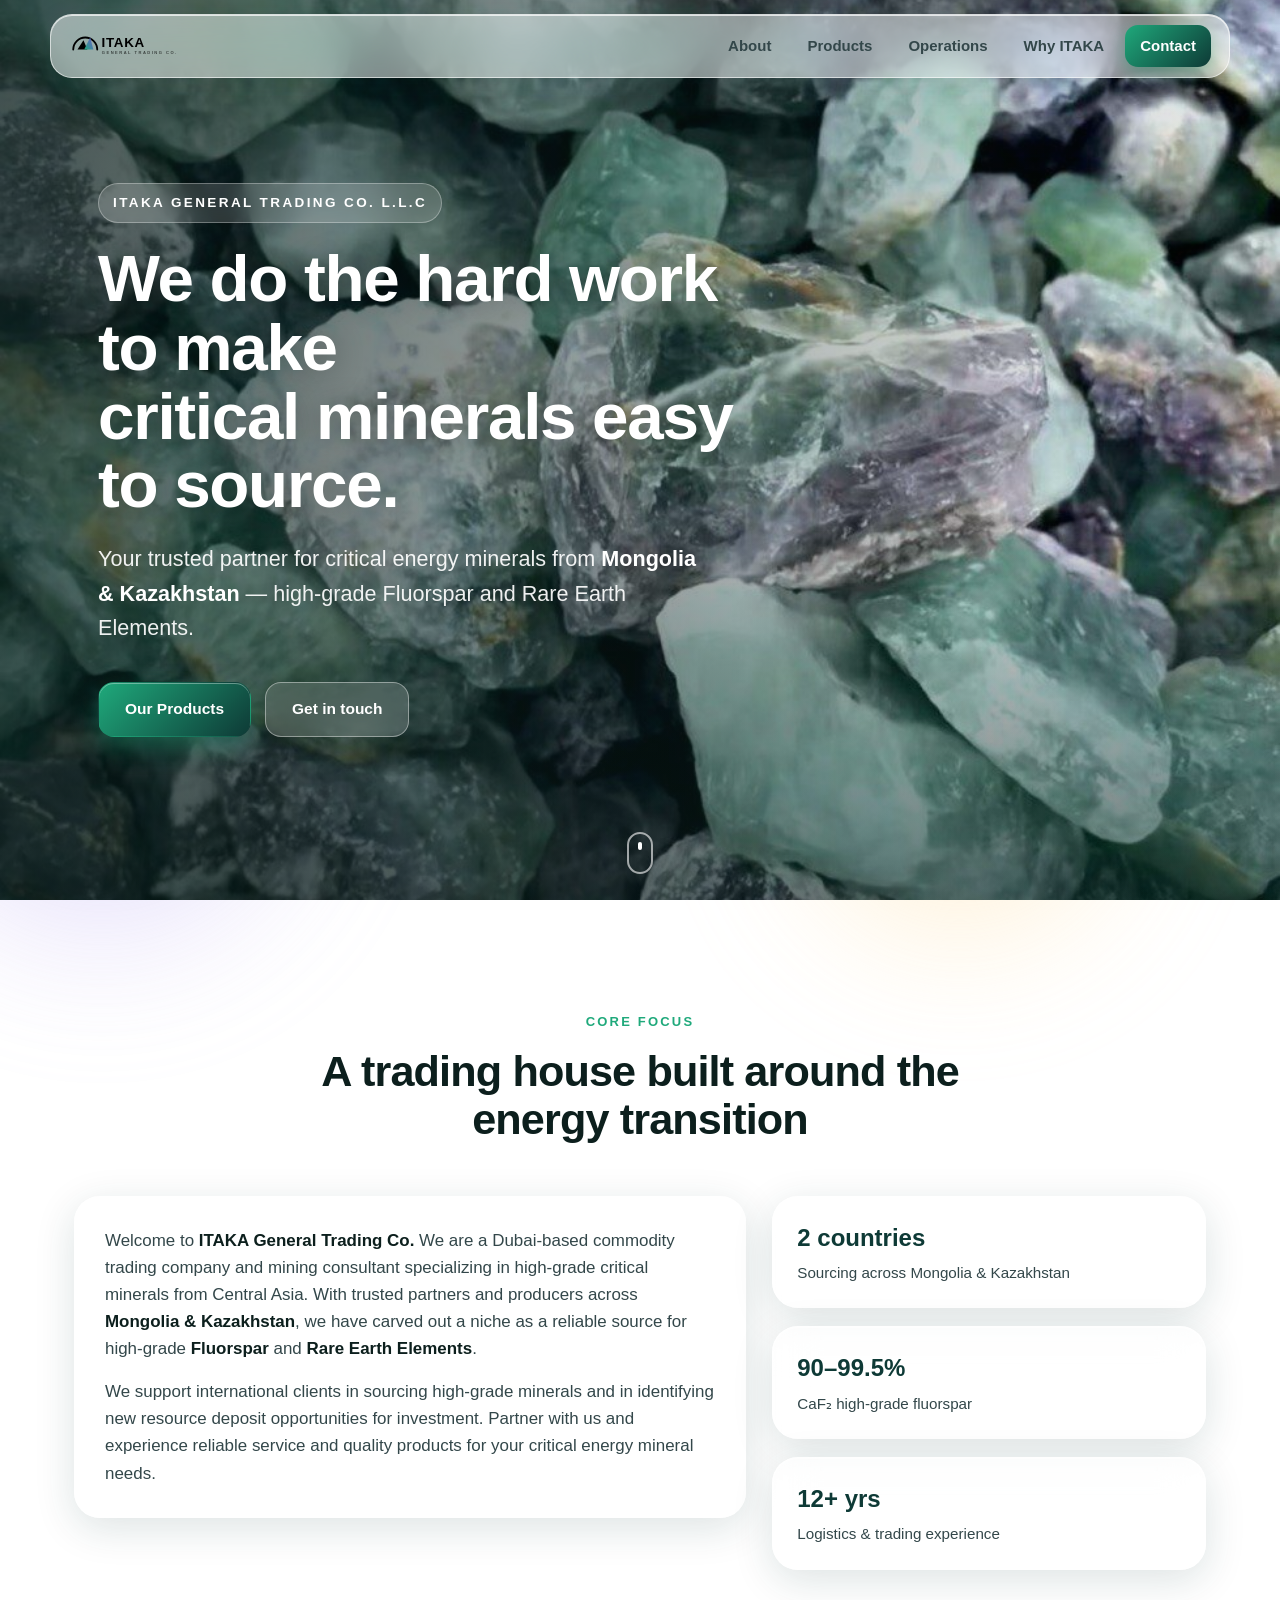
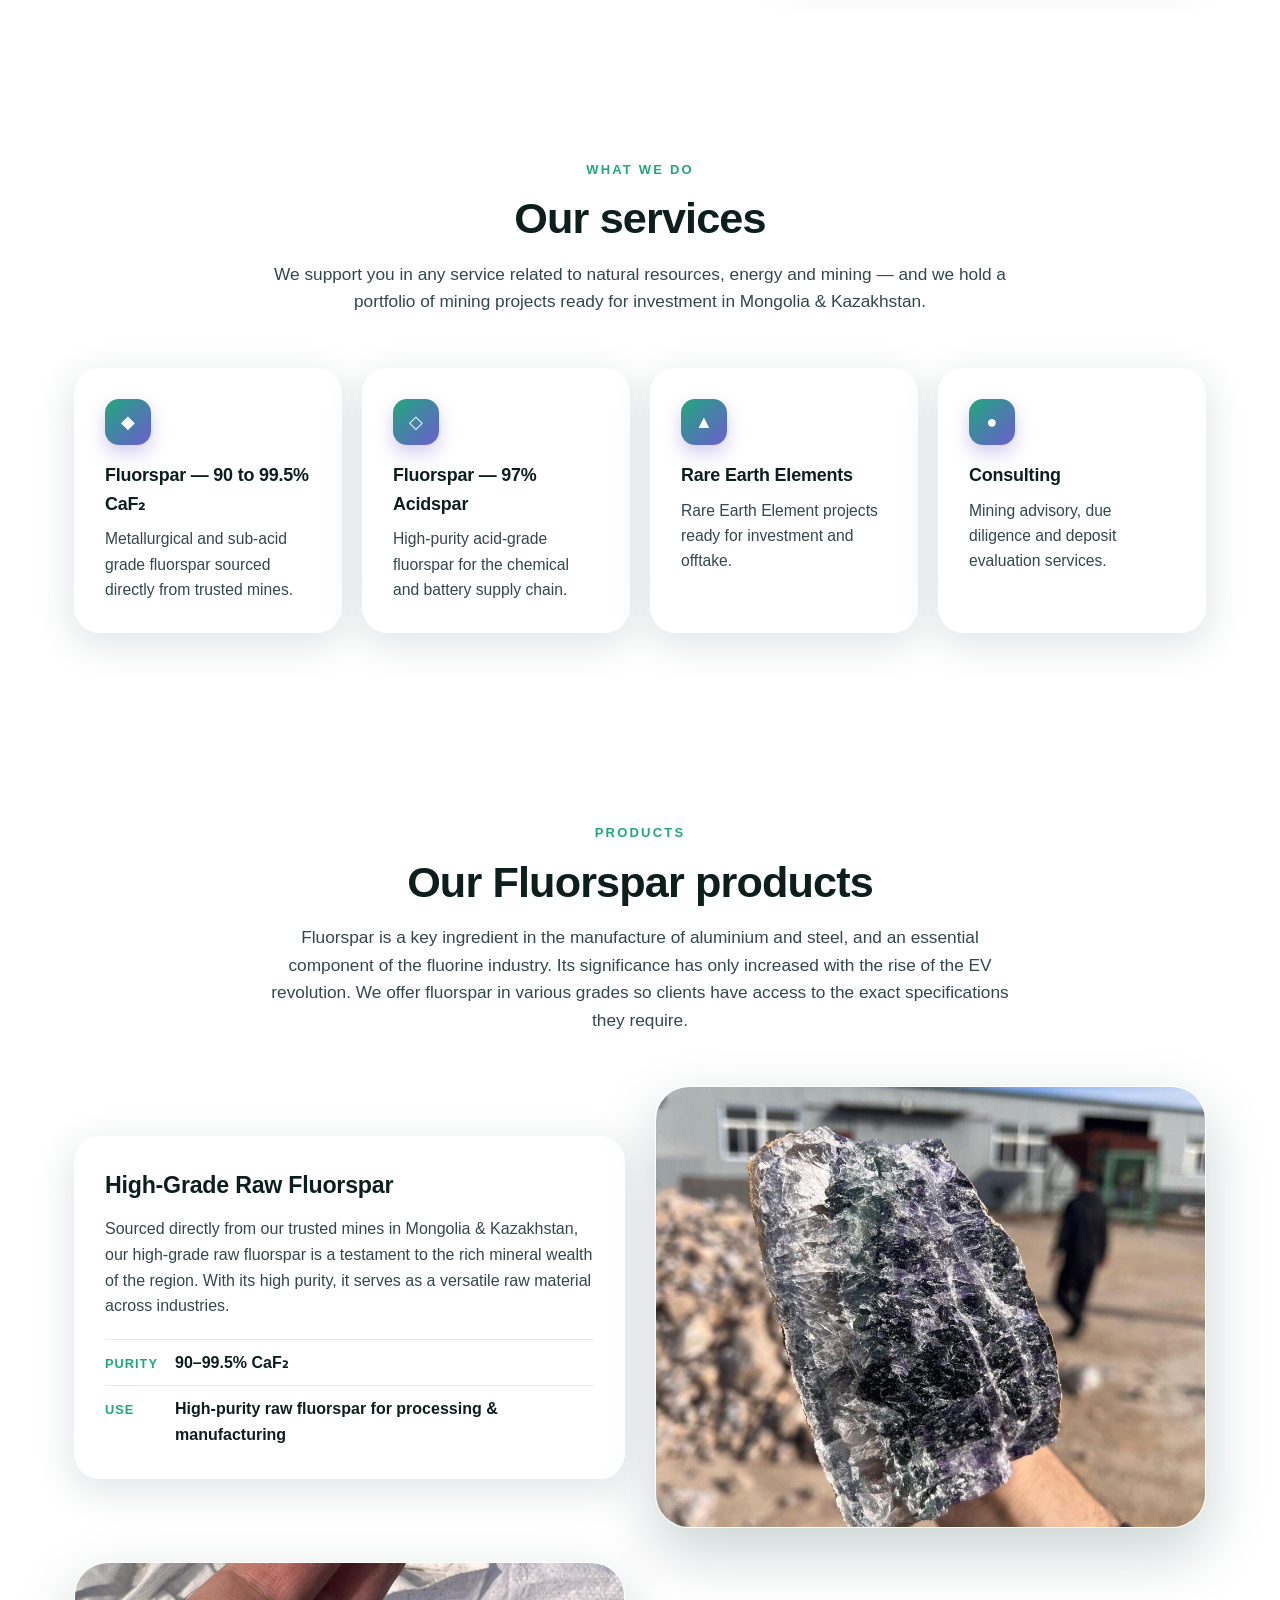
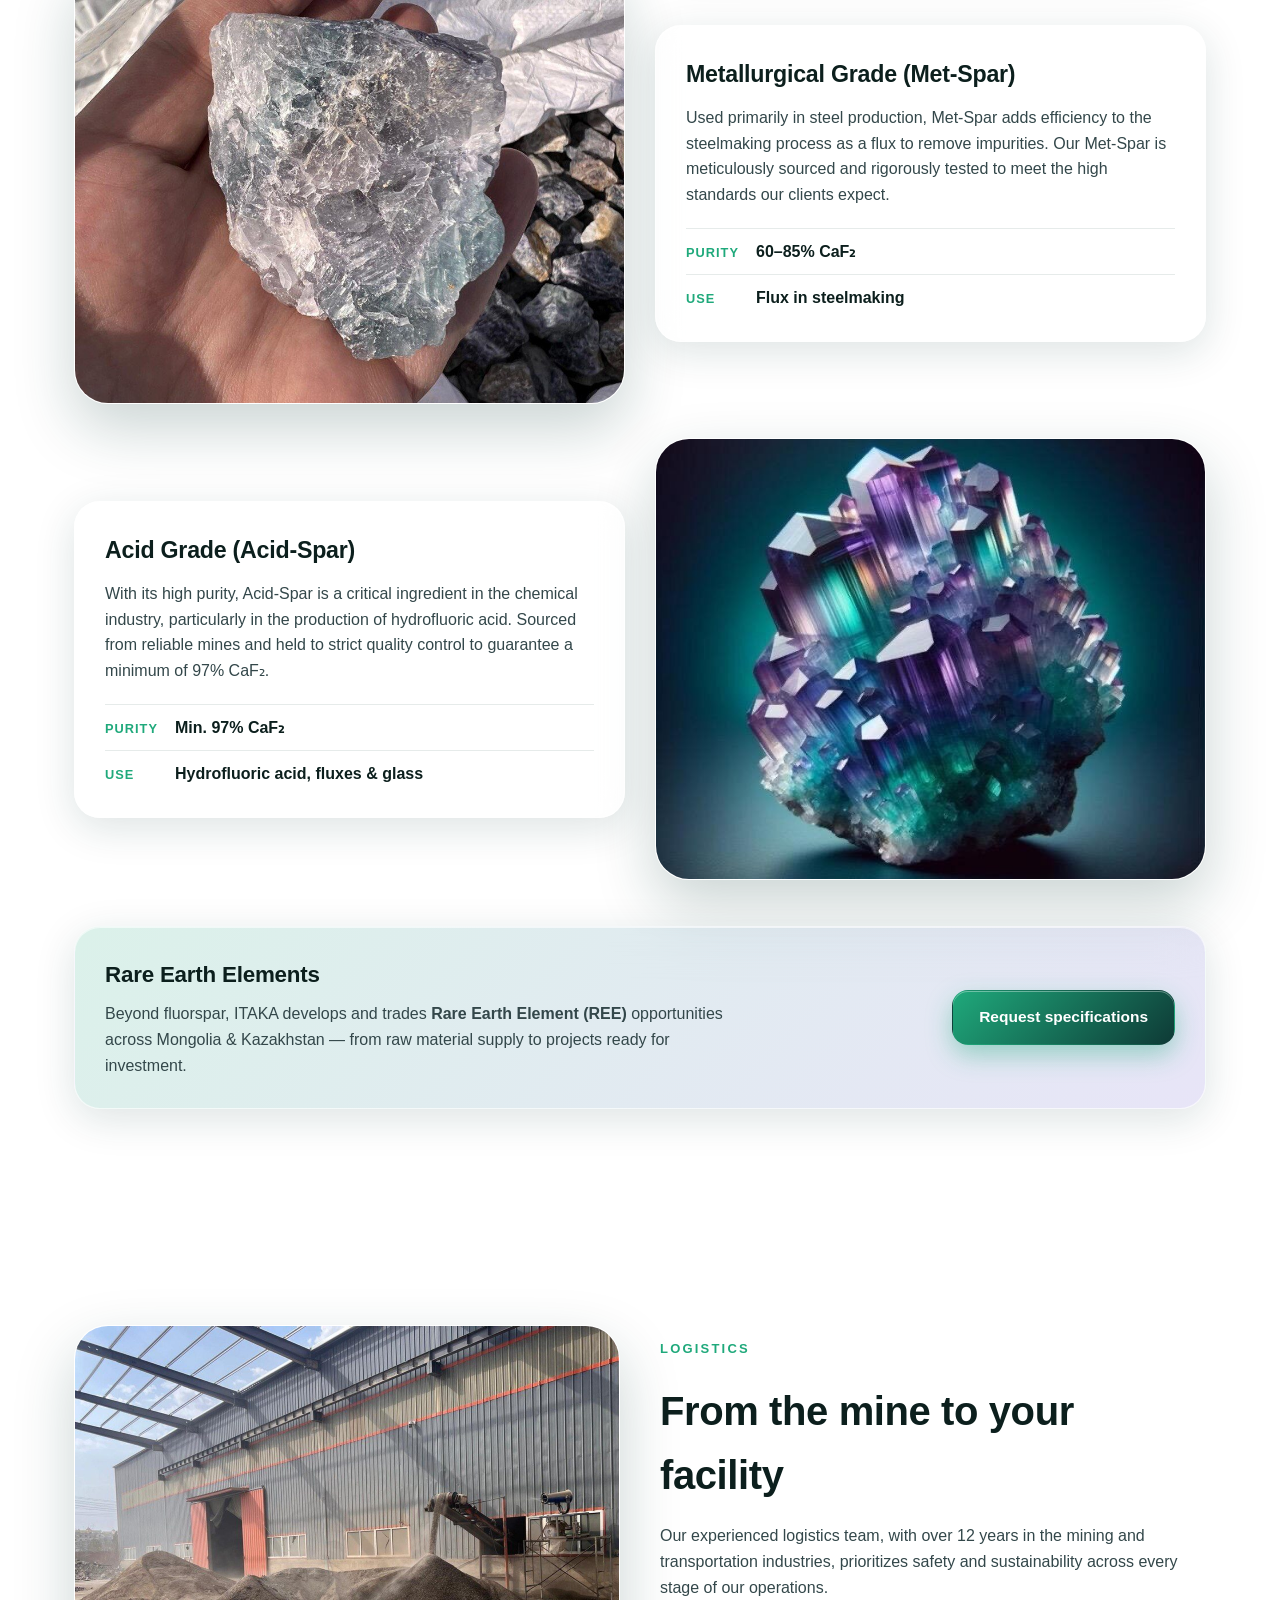
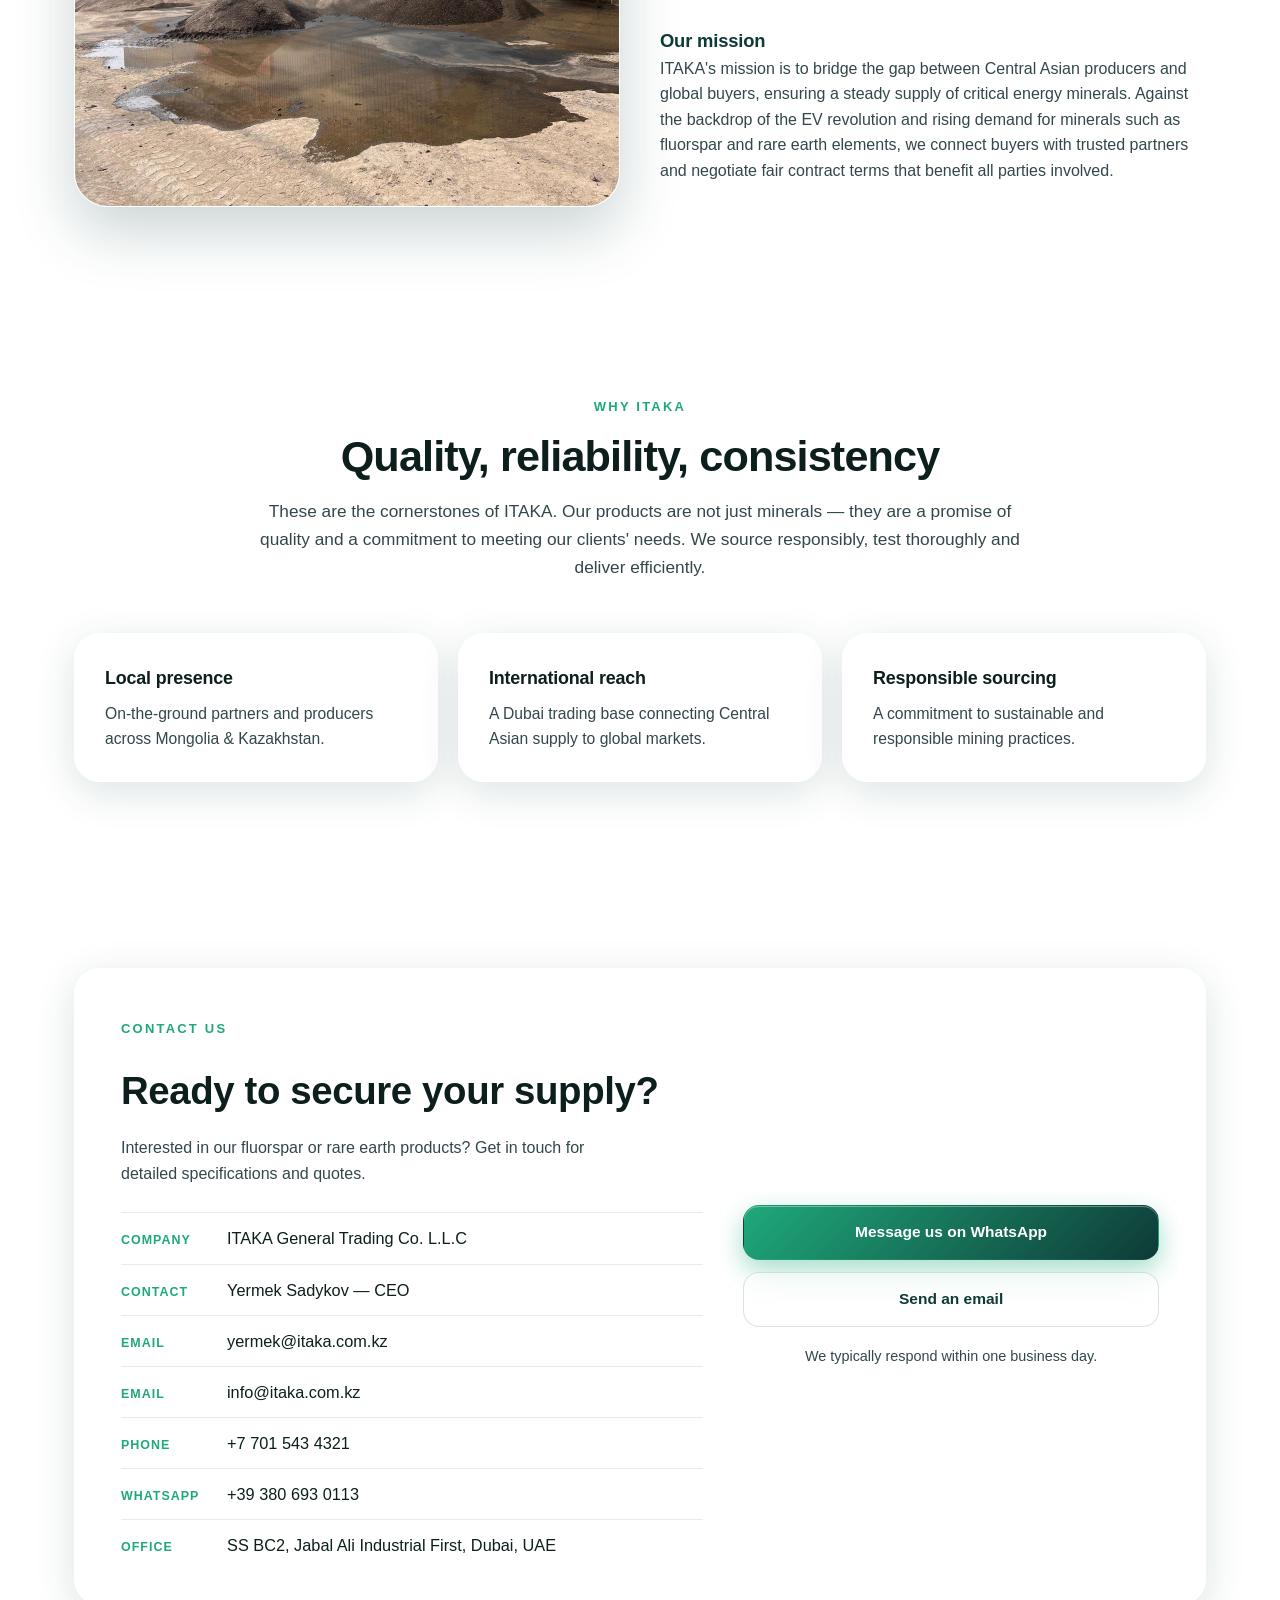
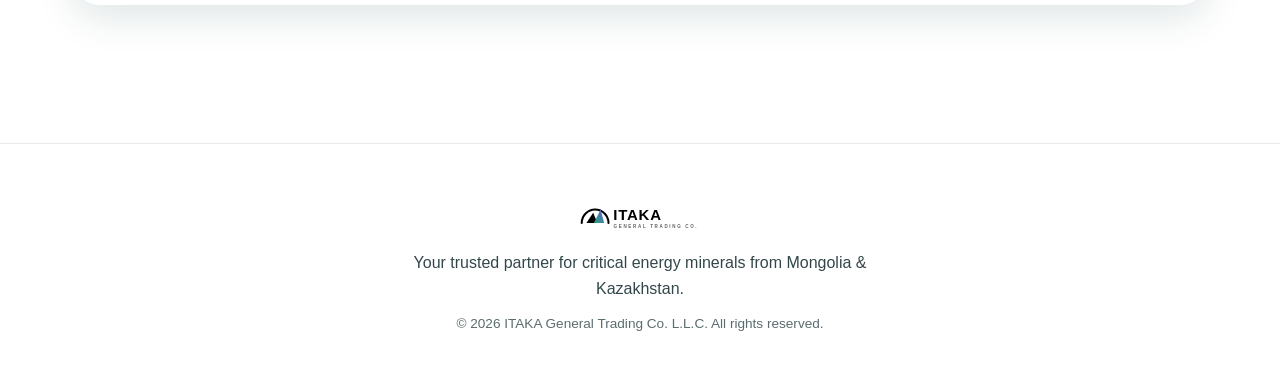
<file: index.html>
<!DOCTYPE html>
<html lang="en">
<head>
<meta charset="UTF-8" />
<meta name="viewport" content="width=device-width, initial-scale=1.0" />
<title>ITAKA General Trading Co. — Critical Energy Minerals from Mongolia &amp; Kazakhstan</title>
<meta name="description" content="ITAKA General Trading Co. L.L.C — your trusted partner for critical energy minerals: high-grade Fluorspar and Rare Earth Elements from Mongolia &amp; Kazakhstan." />
<meta name="theme-color" content="#0e3a36" />
<meta property="og:title" content="ITAKA General Trading Co. — Critical Energy Minerals" />
<meta property="og:description" content="Your trusted partner for critical energy minerals from Mongolia &amp; Kazakhstan." />
<meta property="og:image" content="assets/img/hero-fluorite.jpg" />
<meta property="og:type" content="website" />
<link rel="icon" href="assets/favicon.svg" type="image/svg+xml" />
<link rel="preload" as="image" href="assets/img/hero-fluorite.jpg" />
<link rel="stylesheet" href="styles.css" />
</head>
<body>

<!-- decorative ambient blobs -->
<div class="ambient" aria-hidden="true">
  <span class="blob blob-1"></span>
  <span class="blob blob-2"></span>
  <span class="blob blob-3"></span>
</div>

<!-- ============ NAV ============ -->
<header class="nav" id="nav">
  <div class="nav-inner">
    <a class="brand" href="#home" aria-label="ITAKA home">
      <img src="assets/logo.svg" alt="ITAKA General Trading Co." class="brand-logo" />
    </a>
    <nav class="nav-links" id="navLinks">
      <a href="#about">About</a>
      <a href="#products">Products</a>
      <a href="#operations">Operations</a>
      <a href="#why">Why ITAKA</a>
      <a href="#contact" class="nav-cta">Contact</a>
    </nav>
    <button class="nav-toggle" id="navToggle" aria-label="Menu" aria-expanded="false">
      <span></span><span></span><span></span>
    </button>
  </div>
</header>

<main>

<!-- ============ HERO ============ -->
<section class="hero" id="home">
  <div class="hero-media">
    <img src="assets/img/hero-fluorite.jpg" alt="High-grade fluorspar" />
    <div class="hero-scrim"></div>
  </div>
  <div class="hero-content reveal">
    <p class="eyebrow">ITAKA General Trading Co. L.L.C</p>
    <h1>We do the hard work to make critical&nbsp;minerals easy to source.</h1>
    <p class="lede">Your trusted partner for critical energy minerals from <strong>Mongolia &amp; Kazakhstan</strong> — high-grade Fluorspar and Rare Earth Elements.</p>
    <div class="hero-actions">
      <a href="#products" class="btn btn-primary">Our Products</a>
      <a href="#contact" class="btn btn-glass">Get in touch</a>
    </div>
  </div>
  <a href="#about" class="scroll-hint" aria-label="Scroll down"><span></span></a>
</section>

<!-- ============ CORE FOCUS / ABOUT ============ -->
<section class="section" id="about">
  <div class="container">
    <div class="section-head reveal">
      <span class="kicker">Core focus</span>
      <h2>A trading house built around the energy transition</h2>
    </div>
    <div class="about-grid">
      <div class="glass-card reveal">
        <p>Welcome to <strong>ITAKA General Trading Co.</strong> We are a Dubai-based commodity trading company and mining consultant specializing in high-grade critical minerals from Central Asia. With trusted partners and producers across <strong>Mongolia &amp; Kazakhstan</strong>, we have carved out a niche as a reliable source for high-grade <strong>Fluorspar</strong> and <strong>Rare Earth Elements</strong>.</p>
        <p>We support international clients in sourcing high-grade minerals and in identifying new resource deposit opportunities for investment. Partner with us and experience reliable service and quality products for your critical energy mineral needs.</p>
      </div>
      <div class="stat-stack reveal">
        <div class="glass-card stat"><span class="stat-num">2&nbsp;countries</span><span class="stat-label">Sourcing across Mongolia &amp; Kazakhstan</span></div>
        <div class="glass-card stat"><span class="stat-num">90–99.5%</span><span class="stat-label">CaF₂ high-grade fluorspar</span></div>
        <div class="glass-card stat"><span class="stat-num">12+ yrs</span><span class="stat-label">Logistics &amp; trading experience</span></div>
      </div>
    </div>
  </div>
</section>

<!-- ============ SERVICES ============ -->
<section class="section section-tight" id="services">
  <div class="container">
    <div class="section-head reveal">
      <span class="kicker">What we do</span>
      <h2>Our services</h2>
      <p class="section-sub">We support you in any service related to natural resources, energy and mining — and we hold a portfolio of mining projects ready for investment in Mongolia &amp; Kazakhstan.</p>
    </div>
    <div class="cards-row">
      <article class="glass-card service reveal">
        <div class="svc-ic">◆</div>
        <h3>Fluorspar — 90 to 99.5% CaF₂</h3>
        <p>Metallurgical and sub-acid grade fluorspar sourced directly from trusted mines.</p>
      </article>
      <article class="glass-card service reveal">
        <div class="svc-ic">◇</div>
        <h3>Fluorspar — 97% Acidspar</h3>
        <p>High-purity acid-grade fluorspar for the chemical and battery supply chain.</p>
      </article>
      <article class="glass-card service reveal">
        <div class="svc-ic">▲</div>
        <h3>Rare Earth Elements</h3>
        <p>Rare Earth Element projects ready for investment and offtake.</p>
      </article>
      <article class="glass-card service reveal">
        <div class="svc-ic">●</div>
        <h3>Consulting</h3>
        <p>Mining advisory, due diligence and deposit evaluation services.</p>
      </article>
    </div>
  </div>
</section>

<!-- ============ PRODUCTS ============ -->
<section class="section" id="products">
  <div class="container">
    <div class="section-head reveal">
      <span class="kicker">Products</span>
      <h2>Our Fluorspar products</h2>
      <p class="section-sub">Fluorspar is a key ingredient in the manufacture of aluminium and steel, and an essential component of the fluorine industry. Its significance has only increased with the rise of the EV revolution. We offer fluorspar in various grades so clients have access to the exact specifications they require.</p>
    </div>

    <div class="product">
      <div class="product-text glass-card reveal">
        <h3>High-Grade Raw Fluorspar</h3>
        <p>Sourced directly from our trusted mines in Mongolia &amp; Kazakhstan, our high-grade raw fluorspar is a testament to the rich mineral wealth of the region. With its high purity, it serves as a versatile raw material across industries.</p>
        <ul class="spec">
          <li><span>Purity</span><strong>90–99.5% CaF₂</strong></li>
          <li><span>Use</span><strong>High-purity raw fluorspar for processing &amp; manufacturing</strong></li>
        </ul>
      </div>
      <figure class="product-media reveal">
        <img src="assets/img/fluorite-specimen.jpg" alt="High-grade raw fluorspar specimen" loading="lazy" />
      </figure>
    </div>

    <div class="product product-rev">
      <div class="product-text glass-card reveal">
        <h3>Metallurgical Grade (Met-Spar)</h3>
        <p>Used primarily in steel production, Met-Spar adds efficiency to the steelmaking process as a flux to remove impurities. Our Met-Spar is meticulously sourced and rigorously tested to meet the high standards our clients expect.</p>
        <ul class="spec">
          <li><span>Purity</span><strong>60–85% CaF₂</strong></li>
          <li><span>Use</span><strong>Flux in steelmaking</strong></li>
        </ul>
      </div>
      <figure class="product-media reveal">
        <img src="assets/img/fluorite-blue.jpg" alt="Metallurgical grade fluorspar" loading="lazy" />
      </figure>
    </div>

    <div class="product">
      <div class="product-text glass-card reveal">
        <h3>Acid Grade (Acid-Spar)</h3>
        <p>With its high purity, Acid-Spar is a critical ingredient in the chemical industry, particularly in the production of hydrofluoric acid. Sourced from reliable mines and held to strict quality control to guarantee a minimum of 97% CaF₂.</p>
        <ul class="spec">
          <li><span>Purity</span><strong>Min. 97% CaF₂</strong></li>
          <li><span>Use</span><strong>Hydrofluoric acid, fluxes &amp; glass</strong></li>
        </ul>
      </div>
      <figure class="product-media reveal">
        <img src="assets/img/crystal-render.jpg" alt="Acid grade fluorspar crystal" loading="lazy" />
      </figure>
    </div>

    <div class="ree-banner glass-card reveal">
      <div>
        <h3>Rare Earth Elements</h3>
        <p>Beyond fluorspar, ITAKA develops and trades <strong>Rare Earth Element (REE)</strong> opportunities across Mongolia &amp; Kazakhstan — from raw material supply to projects ready for investment.</p>
      </div>
      <a href="#contact" class="btn btn-primary">Request specifications</a>
    </div>
  </div>
</section>

<!-- ============ OPERATIONS / LOGISTICS ============ -->
<section class="section" id="operations">
  <div class="container">
    <div class="ops">
      <figure class="ops-media reveal">
        <img src="assets/img/operations-plant.jpg" alt="ITAKA processing operations" loading="lazy" />
      </figure>
      <div class="ops-text reveal">
        <span class="kicker">Logistics</span>
        <h2>From the mine to your facility</h2>
        <p>Our experienced logistics team, with over 12 years in the mining and transportation industries, prioritizes safety and sustainability across every stage of our operations.</p>
        <h3 class="mission-h">Our mission</h3>
        <p>ITAKA's mission is to bridge the gap between Central Asian producers and global buyers, ensuring a steady supply of critical energy minerals. Against the backdrop of the EV revolution and rising demand for minerals such as fluorspar and rare earth elements, we connect buyers with trusted partners and negotiate fair contract terms that benefit all parties involved.</p>
      </div>
    </div>
  </div>
</section>

<!-- ============ WHY ============ -->
<section class="section section-tight" id="why">
  <div class="container">
    <div class="section-head reveal">
      <span class="kicker">Why ITAKA</span>
      <h2>Quality, reliability, consistency</h2>
      <p class="section-sub">These are the cornerstones of ITAKA. Our products are not just minerals — they are a promise of quality and a commitment to meeting our clients' needs. We source responsibly, test thoroughly and deliver efficiently.</p>
    </div>
    <div class="cards-row why-row">
      <div class="glass-card reveal"><h3>Local presence</h3><p>On-the-ground partners and producers across Mongolia &amp; Kazakhstan.</p></div>
      <div class="glass-card reveal"><h3>International reach</h3><p>A Dubai trading base connecting Central Asian supply to global markets.</p></div>
      <div class="glass-card reveal"><h3>Responsible sourcing</h3><p>A commitment to sustainable and responsible mining practices.</p></div>
    </div>
  </div>
</section>

<!-- ============ CONTACT ============ -->
<section class="section" id="contact">
  <div class="container">
    <div class="contact glass-card reveal">
      <div class="contact-left">
        <span class="kicker">Contact us</span>
        <h2>Ready to secure your supply?</h2>
        <p>Interested in our fluorspar or rare earth products? Get in touch for detailed specifications and quotes.</p>
        <ul class="contact-list">
          <li><span class="ci">Company</span> ITAKA General Trading Co. L.L.C</li>
          <li><span class="ci">Contact</span> Yermek Sadykov — CEO</li>
          <li><span class="ci">Email</span> <a href="mailto:yermek@itaka.com.kz">yermek@itaka.com.kz</a></li>
          <li><span class="ci">Email</span> <a href="mailto:info@itaka.com.kz">info@itaka.com.kz</a></li>
          <li><span class="ci">Phone</span> <a href="tel:+77015434321">+7 701 543 4321</a></li>
          <li><span class="ci">WhatsApp</span> <a href="https://wa.me/393806930113" target="_blank" rel="noopener">+39 380 693 0113</a></li>
          <li><span class="ci">Office</span> SS BC2, Jabal Ali Industrial First, Dubai, UAE</li>
        </ul>
      </div>
      <div class="contact-right">
        <a class="btn btn-primary btn-block" href="https://wa.me/393806930113" target="_blank" rel="noopener">Message us on WhatsApp</a>
        <a class="btn btn-glass btn-block" href="mailto:yermek@itaka.com.kz">Send an email</a>
        <p class="contact-note">We typically respond within one business day.</p>
      </div>
    </div>
  </div>
</section>

</main>

<!-- ============ FOOTER ============ -->
<footer class="footer">
  <div class="container footer-inner">
    <img src="assets/logo.svg" alt="ITAKA" class="footer-logo" />
    <p class="footer-tag">Your trusted partner for critical energy minerals from Mongolia &amp; Kazakhstan.</p>
    <p class="footer-copy">© <span id="year"></span> ITAKA General Trading Co. L.L.C. All rights reserved.</p>
  </div>
</footer>

<script src="script.js"></script>
</body>
</html>
</file>
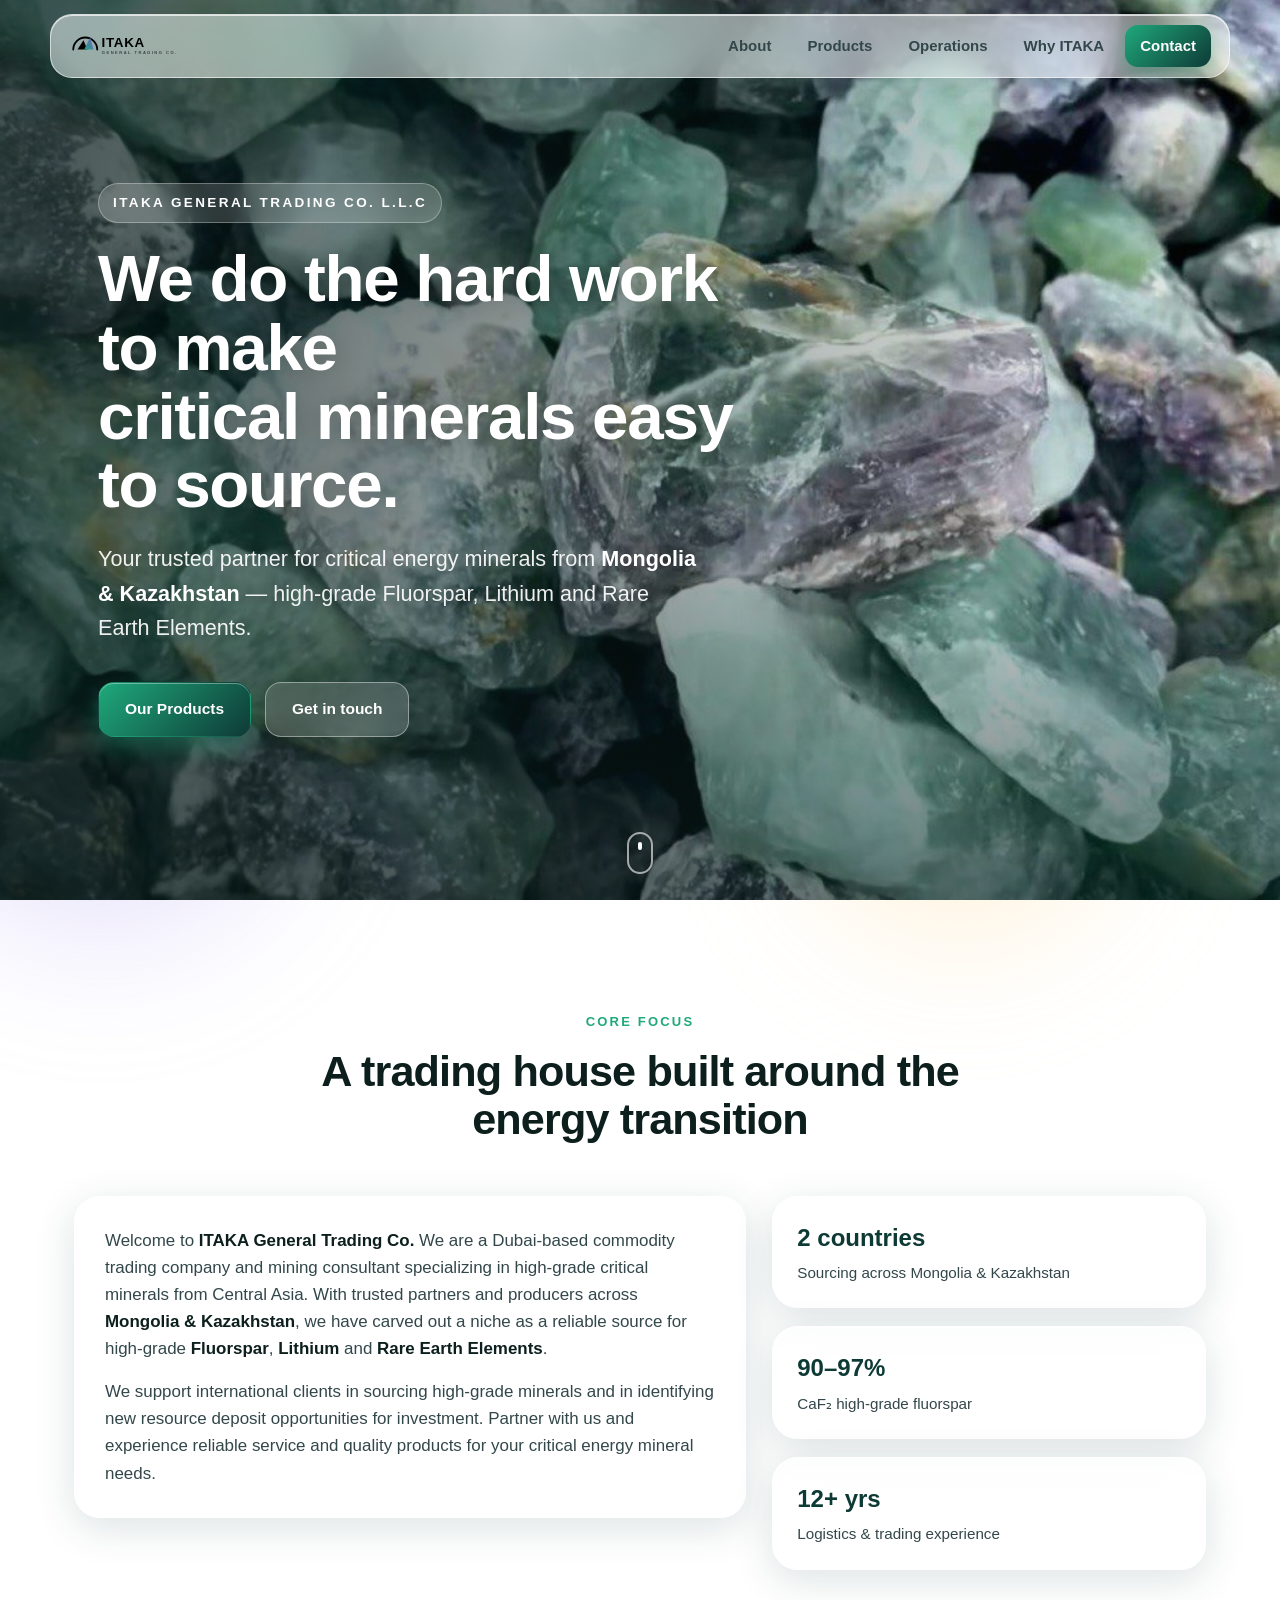
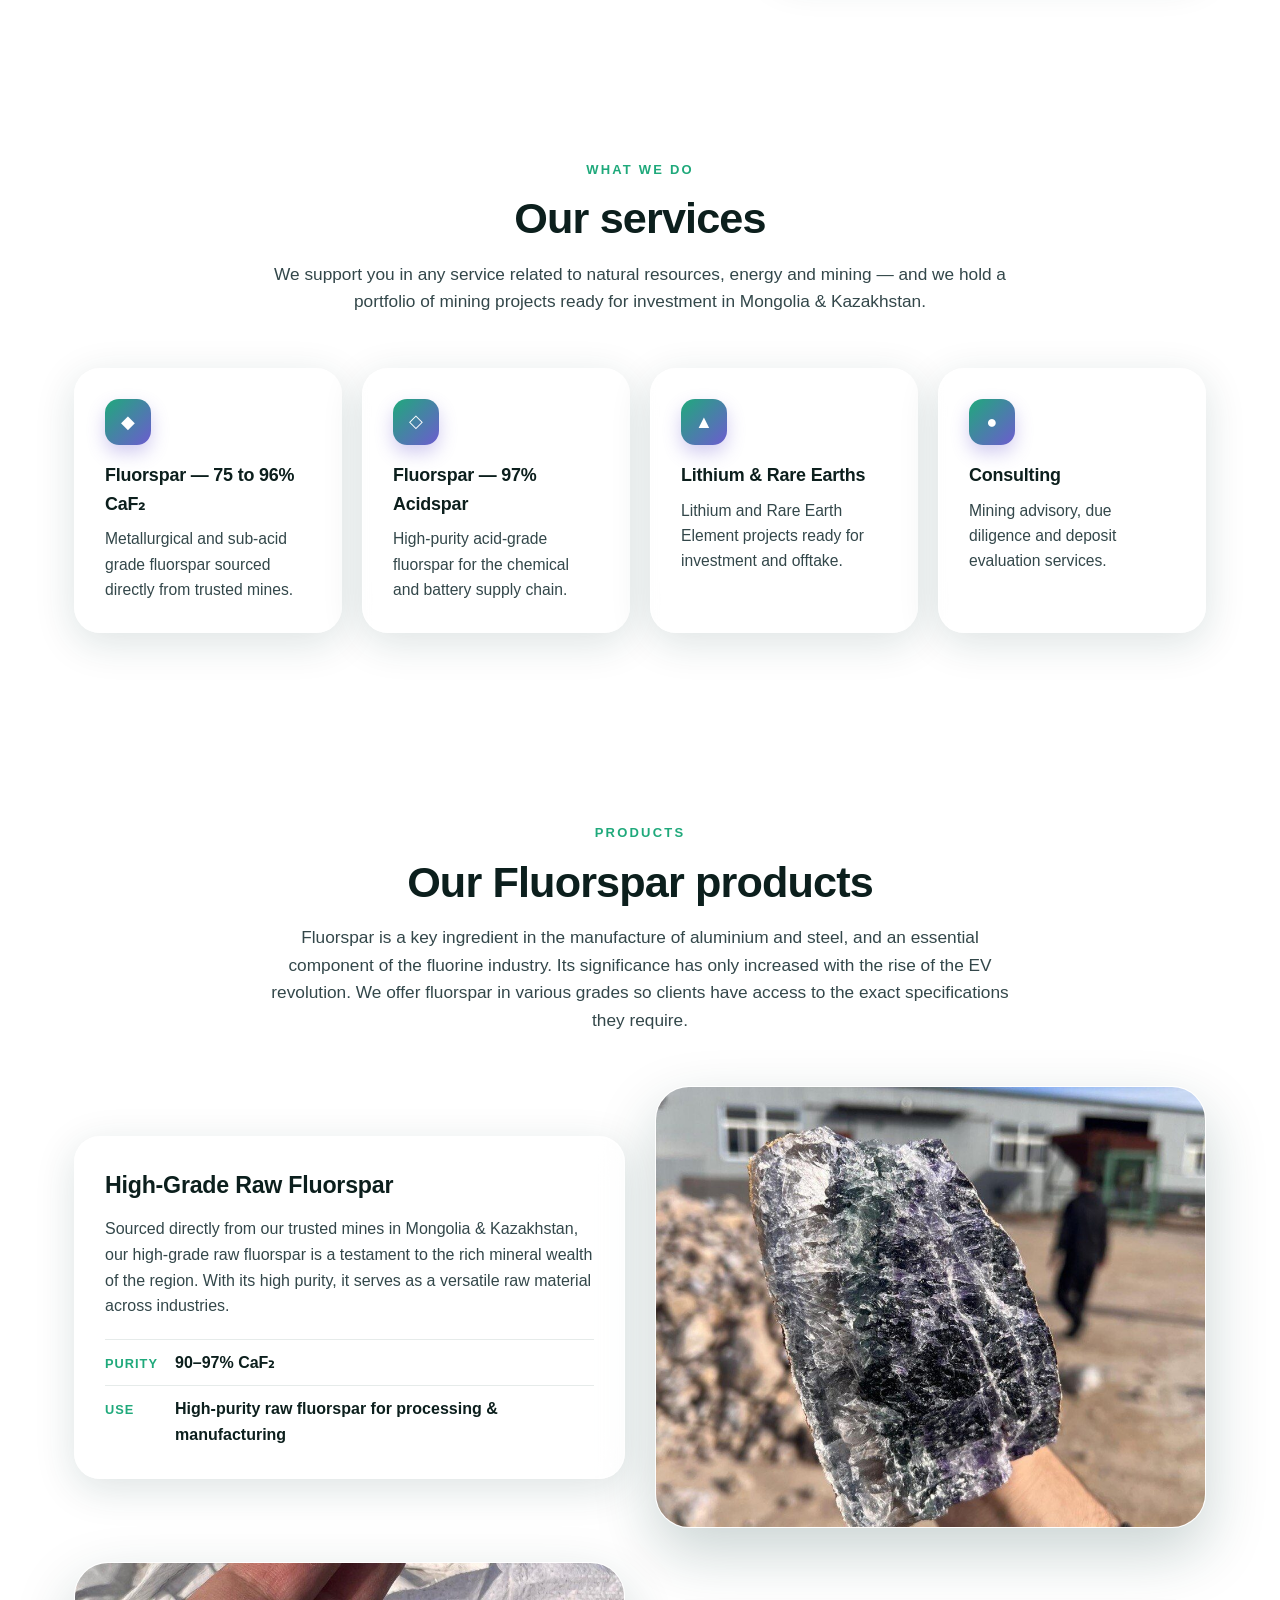
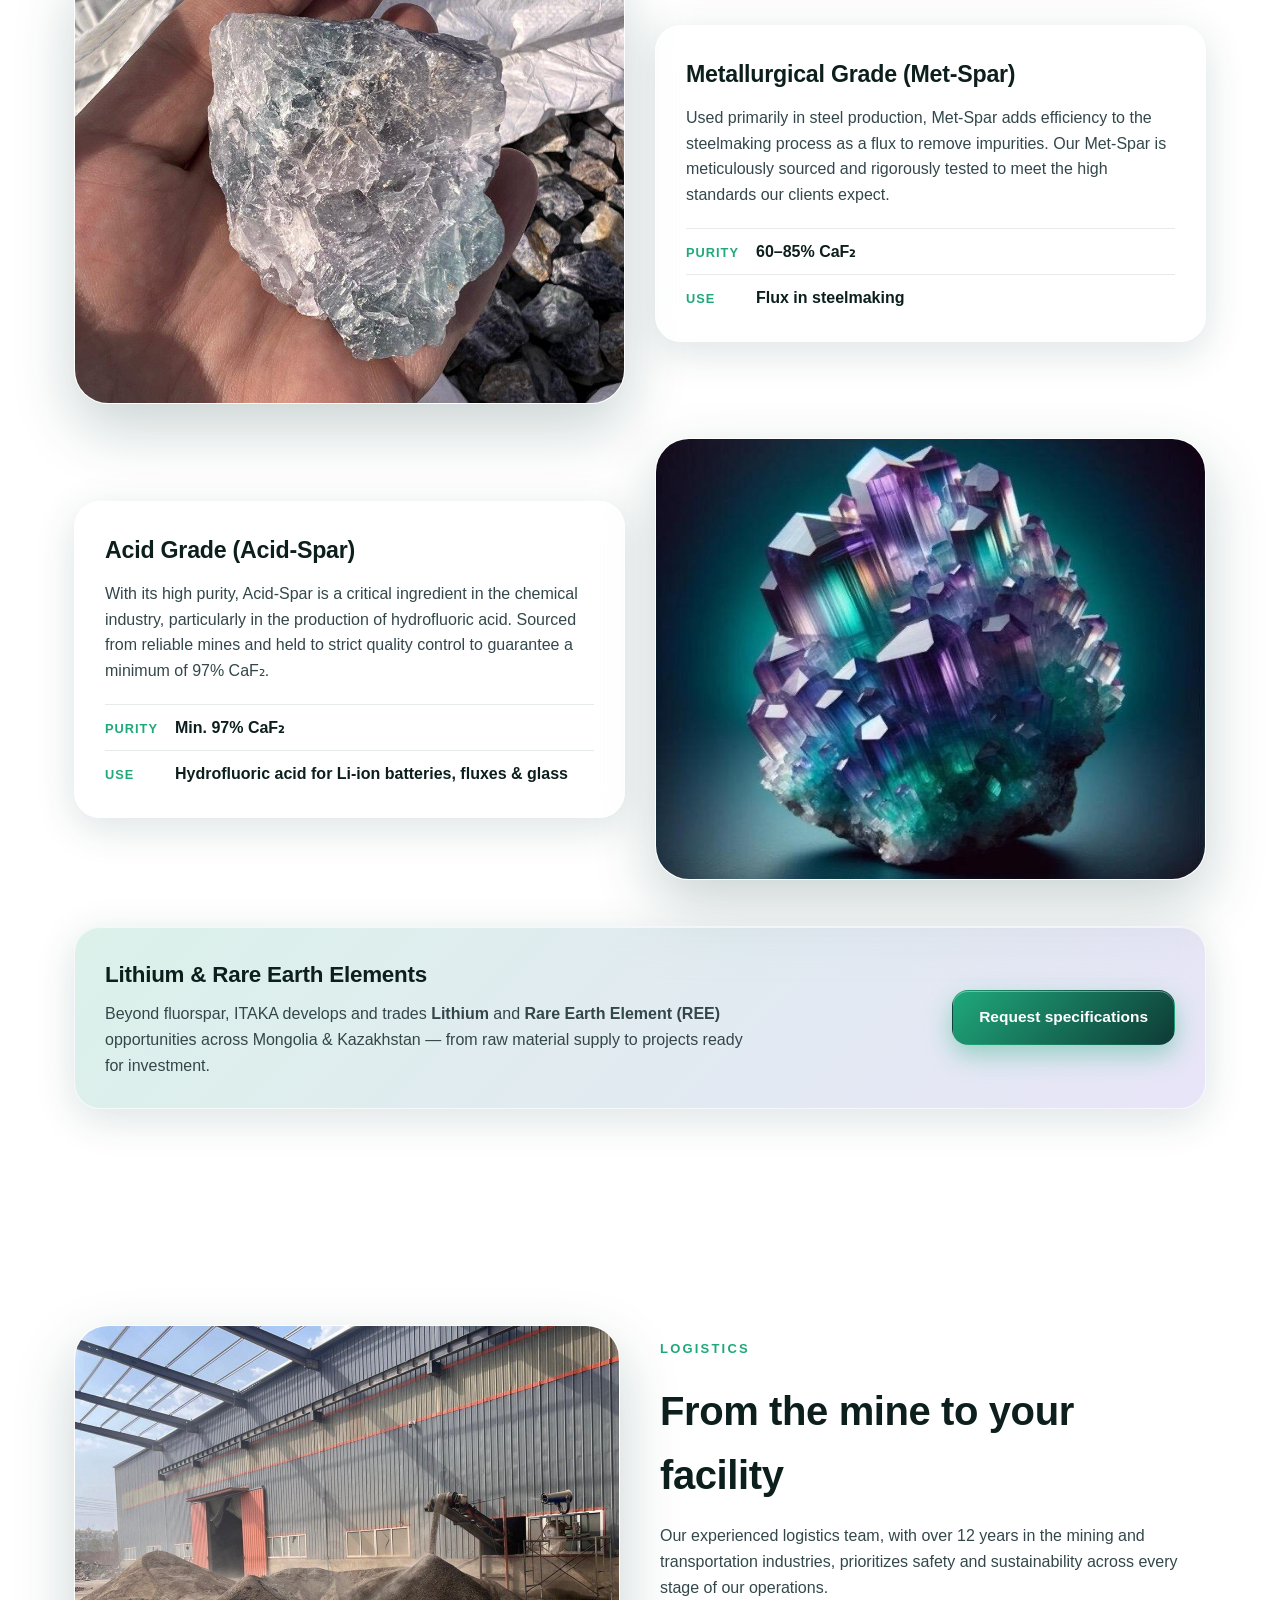
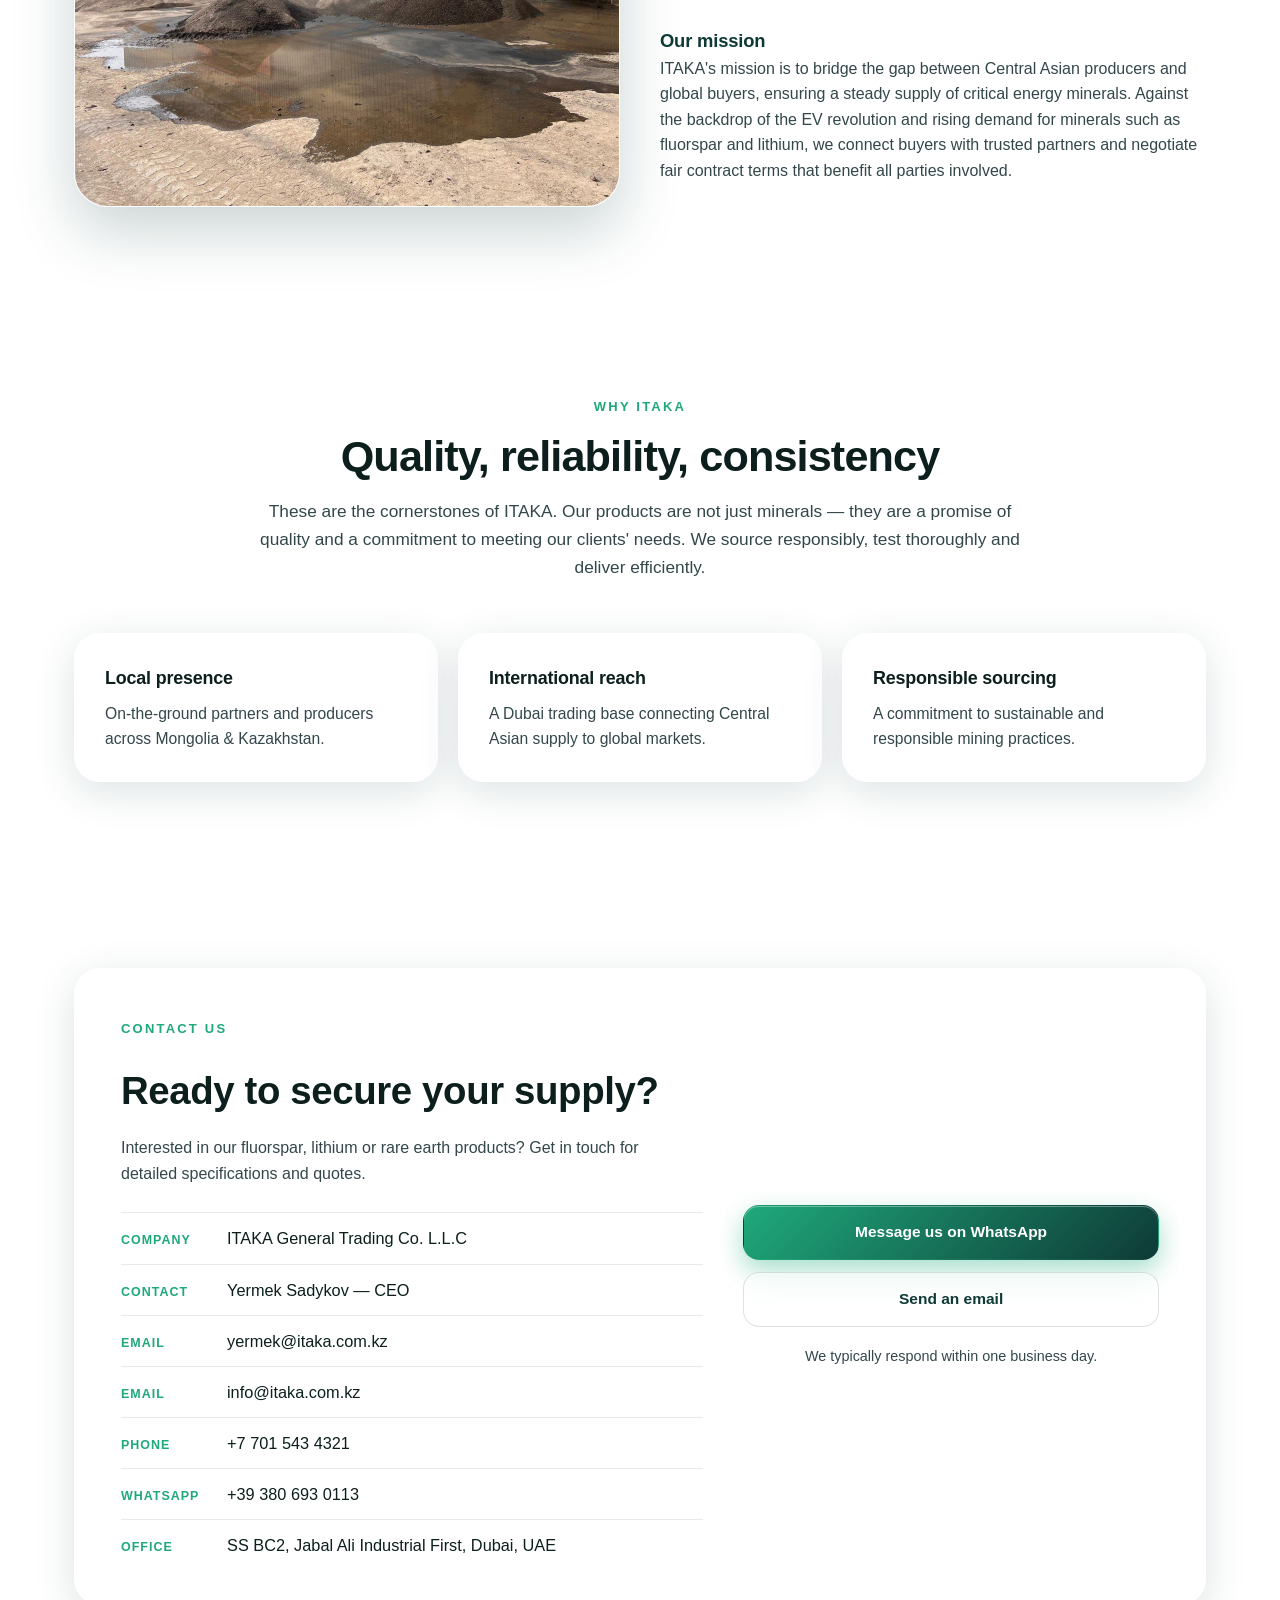
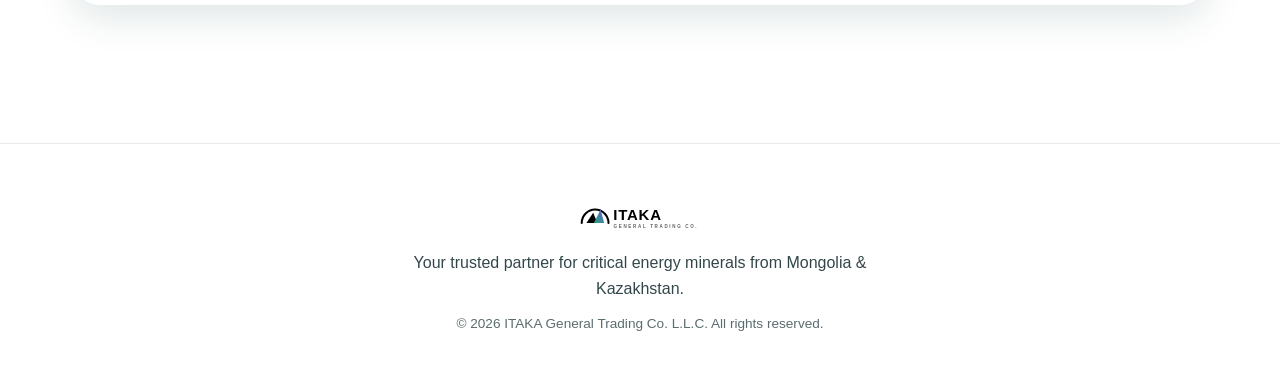
<file: itaka/index.html>
<!DOCTYPE html>
<html lang="en">
<head>
<meta charset="UTF-8" />
<meta name="viewport" content="width=device-width, initial-scale=1.0" />
<title>ITAKA General Trading Co. — Critical Energy Minerals from Mongolia &amp; Kazakhstan</title>
<meta name="description" content="ITAKA General Trading Co. L.L.C — your trusted partner for critical energy minerals: high-grade Fluorspar, Lithium and Rare Earth Elements from Mongolia &amp; Kazakhstan." />
<meta name="theme-color" content="#0e3a36" />
<meta property="og:title" content="ITAKA General Trading Co. — Critical Energy Minerals" />
<meta property="og:description" content="Your trusted partner for critical energy minerals from Mongolia &amp; Kazakhstan." />
<meta property="og:image" content="assets/img/hero-fluorite.jpg" />
<meta property="og:type" content="website" />
<link rel="icon" href="assets/favicon.svg" type="image/svg+xml" />
<link rel="preload" as="image" href="assets/img/hero-fluorite.jpg" />
<link rel="stylesheet" href="styles.css" />
</head>
<body>

<!-- decorative ambient blobs -->
<div class="ambient" aria-hidden="true">
  <span class="blob blob-1"></span>
  <span class="blob blob-2"></span>
  <span class="blob blob-3"></span>
</div>

<!-- ============ NAV ============ -->
<header class="nav" id="nav">
  <div class="nav-inner">
    <a class="brand" href="#home" aria-label="ITAKA home">
      <img src="assets/logo.svg" alt="ITAKA General Trading Co." class="brand-logo" />
    </a>
    <nav class="nav-links" id="navLinks">
      <a href="#about">About</a>
      <a href="#products">Products</a>
      <a href="#operations">Operations</a>
      <a href="#why">Why ITAKA</a>
      <a href="#contact" class="nav-cta">Contact</a>
    </nav>
    <button class="nav-toggle" id="navToggle" aria-label="Menu" aria-expanded="false">
      <span></span><span></span><span></span>
    </button>
  </div>
</header>

<main>

<!-- ============ HERO ============ -->
<section class="hero" id="home">
  <div class="hero-media">
    <img src="assets/img/hero-fluorite.jpg" alt="High-grade fluorspar" />
    <div class="hero-scrim"></div>
  </div>
  <div class="hero-content reveal">
    <p class="eyebrow">ITAKA General Trading Co. L.L.C</p>
    <h1>We do the hard work to make critical&nbsp;minerals easy to source.</h1>
    <p class="lede">Your trusted partner for critical energy minerals from <strong>Mongolia &amp; Kazakhstan</strong> — high-grade Fluorspar, Lithium and Rare Earth Elements.</p>
    <div class="hero-actions">
      <a href="#products" class="btn btn-primary">Our Products</a>
      <a href="#contact" class="btn btn-glass">Get in touch</a>
    </div>
  </div>
  <a href="#about" class="scroll-hint" aria-label="Scroll down"><span></span></a>
</section>

<!-- ============ CORE FOCUS / ABOUT ============ -->
<section class="section" id="about">
  <div class="container">
    <div class="section-head reveal">
      <span class="kicker">Core focus</span>
      <h2>A trading house built around the energy transition</h2>
    </div>
    <div class="about-grid">
      <div class="glass-card reveal">
        <p>Welcome to <strong>ITAKA General Trading Co.</strong> We are a Dubai-based commodity trading company and mining consultant specializing in high-grade critical minerals from Central Asia. With trusted partners and producers across <strong>Mongolia &amp; Kazakhstan</strong>, we have carved out a niche as a reliable source for high-grade <strong>Fluorspar</strong>, <strong>Lithium</strong> and <strong>Rare Earth Elements</strong>.</p>
        <p>We support international clients in sourcing high-grade minerals and in identifying new resource deposit opportunities for investment. Partner with us and experience reliable service and quality products for your critical energy mineral needs.</p>
      </div>
      <div class="stat-stack reveal">
        <div class="glass-card stat"><span class="stat-num">2&nbsp;countries</span><span class="stat-label">Sourcing across Mongolia &amp; Kazakhstan</span></div>
        <div class="glass-card stat"><span class="stat-num">90–97%</span><span class="stat-label">CaF₂ high-grade fluorspar</span></div>
        <div class="glass-card stat"><span class="stat-num">12+ yrs</span><span class="stat-label">Logistics &amp; trading experience</span></div>
      </div>
    </div>
  </div>
</section>

<!-- ============ SERVICES ============ -->
<section class="section section-tight" id="services">
  <div class="container">
    <div class="section-head reveal">
      <span class="kicker">What we do</span>
      <h2>Our services</h2>
      <p class="section-sub">We support you in any service related to natural resources, energy and mining — and we hold a portfolio of mining projects ready for investment in Mongolia &amp; Kazakhstan.</p>
    </div>
    <div class="cards-row">
      <article class="glass-card service reveal">
        <div class="svc-ic">◆</div>
        <h3>Fluorspar — 75 to 96% CaF₂</h3>
        <p>Metallurgical and sub-acid grade fluorspar sourced directly from trusted mines.</p>
      </article>
      <article class="glass-card service reveal">
        <div class="svc-ic">◇</div>
        <h3>Fluorspar — 97% Acidspar</h3>
        <p>High-purity acid-grade fluorspar for the chemical and battery supply chain.</p>
      </article>
      <article class="glass-card service reveal">
        <div class="svc-ic">▲</div>
        <h3>Lithium &amp; Rare Earths</h3>
        <p>Lithium and Rare Earth Element projects ready for investment and offtake.</p>
      </article>
      <article class="glass-card service reveal">
        <div class="svc-ic">●</div>
        <h3>Consulting</h3>
        <p>Mining advisory, due diligence and deposit evaluation services.</p>
      </article>
    </div>
  </div>
</section>

<!-- ============ PRODUCTS ============ -->
<section class="section" id="products">
  <div class="container">
    <div class="section-head reveal">
      <span class="kicker">Products</span>
      <h2>Our Fluorspar products</h2>
      <p class="section-sub">Fluorspar is a key ingredient in the manufacture of aluminium and steel, and an essential component of the fluorine industry. Its significance has only increased with the rise of the EV revolution. We offer fluorspar in various grades so clients have access to the exact specifications they require.</p>
    </div>

    <div class="product">
      <div class="product-text glass-card reveal">
        <h3>High-Grade Raw Fluorspar</h3>
        <p>Sourced directly from our trusted mines in Mongolia &amp; Kazakhstan, our high-grade raw fluorspar is a testament to the rich mineral wealth of the region. With its high purity, it serves as a versatile raw material across industries.</p>
        <ul class="spec">
          <li><span>Purity</span><strong>90–97% CaF₂</strong></li>
          <li><span>Use</span><strong>High-purity raw fluorspar for processing &amp; manufacturing</strong></li>
        </ul>
      </div>
      <figure class="product-media reveal">
        <img src="assets/img/fluorite-specimen.jpg" alt="High-grade raw fluorspar specimen" loading="lazy" />
      </figure>
    </div>

    <div class="product product-rev">
      <div class="product-text glass-card reveal">
        <h3>Metallurgical Grade (Met-Spar)</h3>
        <p>Used primarily in steel production, Met-Spar adds efficiency to the steelmaking process as a flux to remove impurities. Our Met-Spar is meticulously sourced and rigorously tested to meet the high standards our clients expect.</p>
        <ul class="spec">
          <li><span>Purity</span><strong>60–85% CaF₂</strong></li>
          <li><span>Use</span><strong>Flux in steelmaking</strong></li>
        </ul>
      </div>
      <figure class="product-media reveal">
        <img src="assets/img/fluorite-blue.jpg" alt="Metallurgical grade fluorspar" loading="lazy" />
      </figure>
    </div>

    <div class="product">
      <div class="product-text glass-card reveal">
        <h3>Acid Grade (Acid-Spar)</h3>
        <p>With its high purity, Acid-Spar is a critical ingredient in the chemical industry, particularly in the production of hydrofluoric acid. Sourced from reliable mines and held to strict quality control to guarantee a minimum of 97% CaF₂.</p>
        <ul class="spec">
          <li><span>Purity</span><strong>Min. 97% CaF₂</strong></li>
          <li><span>Use</span><strong>Hydrofluoric acid for Li-ion batteries, fluxes &amp; glass</strong></li>
        </ul>
      </div>
      <figure class="product-media reveal">
        <img src="assets/img/crystal-render.jpg" alt="Acid grade fluorspar crystal" loading="lazy" />
      </figure>
    </div>

    <div class="ree-banner glass-card reveal">
      <div>
        <h3>Lithium &amp; Rare Earth Elements</h3>
        <p>Beyond fluorspar, ITAKA develops and trades <strong>Lithium</strong> and <strong>Rare Earth Element (REE)</strong> opportunities across Mongolia &amp; Kazakhstan — from raw material supply to projects ready for investment.</p>
      </div>
      <a href="#contact" class="btn btn-primary">Request specifications</a>
    </div>
  </div>
</section>

<!-- ============ OPERATIONS / LOGISTICS ============ -->
<section class="section" id="operations">
  <div class="container">
    <div class="ops">
      <figure class="ops-media reveal">
        <img src="assets/img/operations-plant.jpg" alt="ITAKA processing operations" loading="lazy" />
      </figure>
      <div class="ops-text reveal">
        <span class="kicker">Logistics</span>
        <h2>From the mine to your facility</h2>
        <p>Our experienced logistics team, with over 12 years in the mining and transportation industries, prioritizes safety and sustainability across every stage of our operations.</p>
        <h3 class="mission-h">Our mission</h3>
        <p>ITAKA's mission is to bridge the gap between Central Asian producers and global buyers, ensuring a steady supply of critical energy minerals. Against the backdrop of the EV revolution and rising demand for minerals such as fluorspar and lithium, we connect buyers with trusted partners and negotiate fair contract terms that benefit all parties involved.</p>
      </div>
    </div>
  </div>
</section>

<!-- ============ WHY ============ -->
<section class="section section-tight" id="why">
  <div class="container">
    <div class="section-head reveal">
      <span class="kicker">Why ITAKA</span>
      <h2>Quality, reliability, consistency</h2>
      <p class="section-sub">These are the cornerstones of ITAKA. Our products are not just minerals — they are a promise of quality and a commitment to meeting our clients' needs. We source responsibly, test thoroughly and deliver efficiently.</p>
    </div>
    <div class="cards-row why-row">
      <div class="glass-card reveal"><h3>Local presence</h3><p>On-the-ground partners and producers across Mongolia &amp; Kazakhstan.</p></div>
      <div class="glass-card reveal"><h3>International reach</h3><p>A Dubai trading base connecting Central Asian supply to global markets.</p></div>
      <div class="glass-card reveal"><h3>Responsible sourcing</h3><p>A commitment to sustainable and responsible mining practices.</p></div>
    </div>
  </div>
</section>

<!-- ============ CONTACT ============ -->
<section class="section" id="contact">
  <div class="container">
    <div class="contact glass-card reveal">
      <div class="contact-left">
        <span class="kicker">Contact us</span>
        <h2>Ready to secure your supply?</h2>
        <p>Interested in our fluorspar, lithium or rare earth products? Get in touch for detailed specifications and quotes.</p>
        <ul class="contact-list">
          <li><span class="ci">Company</span> ITAKA General Trading Co. L.L.C</li>
          <li><span class="ci">Contact</span> Yermek Sadykov — CEO</li>
          <li><span class="ci">Email</span> <a href="mailto:yermek@itaka.com.kz">yermek@itaka.com.kz</a></li>
          <li><span class="ci">Email</span> <a href="mailto:info@itaka.com.kz">info@itaka.com.kz</a></li>
          <li><span class="ci">Phone</span> <a href="tel:+77015434321">+7 701 543 4321</a></li>
          <li><span class="ci">WhatsApp</span> <a href="https://wa.me/393806930113" target="_blank" rel="noopener">+39 380 693 0113</a></li>
          <li><span class="ci">Office</span> SS BC2, Jabal Ali Industrial First, Dubai, UAE</li>
        </ul>
      </div>
      <div class="contact-right">
        <a class="btn btn-primary btn-block" href="https://wa.me/393806930113" target="_blank" rel="noopener">Message us on WhatsApp</a>
        <a class="btn btn-glass btn-block" href="mailto:yermek@itaka.com.kz">Send an email</a>
        <p class="contact-note">We typically respond within one business day.</p>
      </div>
    </div>
  </div>
</section>

</main>

<!-- ============ FOOTER ============ -->
<footer class="footer">
  <div class="container footer-inner">
    <img src="assets/logo.svg" alt="ITAKA" class="footer-logo" />
    <p class="footer-tag">Your trusted partner for critical energy minerals from Mongolia &amp; Kazakhstan.</p>
    <p class="footer-copy">© <span id="year"></span> ITAKA General Trading Co. L.L.C. All rights reserved.</p>
  </div>
</footer>

<script src="script.js"></script>
</body>
</html>
</file>
<file: styles.css>
/* ============================================================
   ITAKA General Trading Co. — Liquid Glass (iOS-style) UI
   ============================================================ */
:root{
  --ink:#0c1f1d;
  --ink-soft:#33474a;
  --paper:#eef3f2;
  --teal:#0e3a36;
  --emerald:#1fa97b;
  --violet:#6d5bd0;
  --gold:#d9912f;
  --glass-bg:rgba(255,255,255,.55);
  --glass-brd:rgba(255,255,255,.65);
  --glass-shadow:0 10px 40px rgba(14,58,54,.14), inset 0 1px 0 rgba(255,255,255,.6);
  --radius:26px;
  --radius-lg:34px;
  --maxw:1180px;
  --font:-apple-system,BlinkMacSystemFont,"SF Pro Display","Segoe UI",Inter,Helvetica,Arial,sans-serif;
}

*{box-sizing:border-box;margin:0;padding:0}
html{scroll-behavior:smooth;-webkit-text-size-adjust:100%}
body{
  font-family:var(--font);
  color:var(--ink);
  background:
    radial-gradient(1200px 800px at 80% -10%, rgba(109,91,208,.10), transparent 60%),
    radial-gradient(1000px 700px at -10% 30%, rgba(31,169,123,.12), transparent 55%),
    linear-gradient(180deg,#f4f8f7 0%,#e9f0ee 100%);
  background-attachment:fixed;
  line-height:1.6;
  overflow-x:hidden;
  -webkit-font-smoothing:antialiased;
}
a{color:inherit;text-decoration:none}
img{display:block;max-width:100%}
.container{max-width:var(--maxw);margin:0 auto;padding:0 24px}

/* ---------- ambient background blobs ---------- */
.ambient{position:fixed;inset:0;z-index:-1;pointer-events:none;filter:blur(60px);opacity:.7}
.blob{position:absolute;border-radius:50%;mix-blend-mode:multiply}
.blob-1{width:46vw;height:46vw;top:-12vw;right:-10vw;background:radial-gradient(circle,#7fe3c1,transparent 70%)}
.blob-2{width:40vw;height:40vw;top:55vh;left:-12vw;background:radial-gradient(circle,#c5b8f5,transparent 70%)}
.blob-3{width:34vw;height:34vw;bottom:-8vw;right:8vw;background:radial-gradient(circle,#ffe2ad,transparent 70%)}

/* ---------- glass primitive ---------- */
.glass-card{
  background:var(--glass-bg);
  -webkit-backdrop-filter:blur(22px) saturate(160%);
  backdrop-filter:blur(22px) saturate(160%);
  border:1px solid var(--glass-brd);
  border-radius:var(--radius);
  box-shadow:var(--glass-shadow);
  padding:30px 30px;
}

/* ---------- NAV ---------- */
.nav{position:fixed;top:0;left:0;right:0;z-index:50;padding:14px 0;transition:padding .3s ease}
.nav-inner{
  max-width:var(--maxw);margin:0 auto;padding:10px 18px;
  display:flex;align-items:center;justify-content:space-between;gap:18px;
  border-radius:22px;
  background:rgba(255,255,255,.5);
  border:1px solid rgba(255,255,255,.6);
  -webkit-backdrop-filter:blur(20px) saturate(180%);
  backdrop-filter:blur(20px) saturate(180%);
  box-shadow:0 6px 26px rgba(14,58,54,.10), inset 0 1px 0 rgba(255,255,255,.7);
  transition:background .3s ease, box-shadow .3s ease;
}
.nav.scrolled .nav-inner{background:rgba(255,255,255,.72);box-shadow:0 10px 30px rgba(14,58,54,.16)}
.brand-logo{height:34px;width:auto;color:var(--teal)}
.nav-links{display:flex;align-items:center;gap:6px}
.nav-links a{
  padding:9px 15px;border-radius:13px;font-size:15px;font-weight:550;color:var(--ink-soft);
  transition:background .2s,color .2s;
}
.nav-links a:hover{background:rgba(255,255,255,.6);color:var(--ink)}
.nav-cta{
  background:linear-gradient(135deg,var(--emerald),var(--teal));
  color:#fff!important;box-shadow:0 6px 16px rgba(31,169,123,.35);
}
.nav-cta:hover{filter:brightness(1.05)}
.nav-toggle{display:none;flex-direction:column;gap:5px;background:none;border:0;cursor:pointer;padding:8px}
.nav-toggle span{width:24px;height:2.4px;background:var(--ink);border-radius:2px;transition:.3s}
.nav-toggle[aria-expanded="true"] span:nth-child(1){transform:translateY(7.4px) rotate(45deg)}
.nav-toggle[aria-expanded="true"] span:nth-child(2){opacity:0}
.nav-toggle[aria-expanded="true"] span:nth-child(3){transform:translateY(-7.4px) rotate(-45deg)}

/* ---------- HERO ---------- */
.hero{position:relative;min-height:100svh;display:flex;align-items:center;overflow:hidden}
.hero-media{position:absolute;inset:0;z-index:-1}
.hero-media img{width:100%;height:100%;object-fit:cover}
.hero-scrim{
  position:absolute;inset:0;
  background:
    linear-gradient(110deg, rgba(8,28,26,.78) 0%, rgba(8,28,26,.45) 42%, rgba(8,28,26,.12) 75%),
    linear-gradient(0deg, rgba(8,28,26,.55), transparent 45%);
}
.hero-content{
  max-width:var(--maxw);margin:0 auto;padding:120px 24px 100px;color:#fff;width:100%;
}
.hero-content{max-width:740px;margin-left:max(24px,calc((100vw - var(--maxw))/2 + 24px))}
.eyebrow{
  display:inline-block;font-size:13.5px;letter-spacing:2.4px;text-transform:uppercase;font-weight:600;
  padding:8px 14px;border-radius:999px;margin-bottom:22px;
  background:rgba(255,255,255,.16);border:1px solid rgba(255,255,255,.3);
  -webkit-backdrop-filter:blur(10px);backdrop-filter:blur(10px);
}
.hero h1{
  font-size:clamp(2.3rem,5.4vw,4.1rem);line-height:1.05;font-weight:700;letter-spacing:-.02em;
  text-shadow:0 2px 30px rgba(0,0,0,.3);
}
.hero .lede{font-size:clamp(1.05rem,2vw,1.35rem);margin-top:22px;max-width:600px;color:rgba(255,255,255,.92)}
.hero .lede strong{color:#fff}
.hero-actions{display:flex;flex-wrap:wrap;gap:14px;margin-top:36px}

/* buttons */
.btn{
  display:inline-flex;align-items:center;justify-content:center;gap:8px;
  padding:14px 26px;border-radius:16px;font-weight:600;font-size:15.5px;cursor:pointer;
  transition:transform .18s ease, box-shadow .25s ease, filter .2s ease;border:1px solid transparent;
}
.btn:active{transform:translateY(1px)}
.btn-primary{
  background:linear-gradient(135deg,var(--emerald),var(--teal));color:#fff;
  box-shadow:0 10px 26px rgba(31,169,123,.4), inset 0 1px 0 rgba(255,255,255,.35);
}
.btn-primary:hover{filter:brightness(1.06);box-shadow:0 14px 32px rgba(31,169,123,.5)}
.btn-glass{
  background:rgba(255,255,255,.16);color:#fff;border:1px solid rgba(255,255,255,.4);
  -webkit-backdrop-filter:blur(14px);backdrop-filter:blur(14px);
}
.btn-glass:hover{background:rgba(255,255,255,.28)}
.btn-block{width:100%;margin-bottom:12px}
/* glass button on light sections */
.section .btn-glass{color:var(--teal);background:rgba(255,255,255,.5);border-color:rgba(14,58,54,.14)}
.section .btn-glass:hover{background:rgba(255,255,255,.75)}

.scroll-hint{position:absolute;bottom:26px;left:50%;transform:translateX(-50%);width:26px;height:42px;border:2px solid rgba(255,255,255,.6);border-radius:14px}
.scroll-hint span{position:absolute;top:8px;left:50%;width:4px;height:8px;background:#fff;border-radius:2px;transform:translateX(-50%);animation:scrolldot 1.6s infinite}
@keyframes scrolldot{0%{opacity:0;transform:translate(-50%,0)}40%{opacity:1}80%{opacity:0;transform:translate(-50%,14px)}}

/* ---------- SECTIONS ---------- */
.section{padding:108px 0;position:relative}
.section-tight{padding:78px 0}
.section-head{max-width:760px;margin:0 auto 52px;text-align:center}
.kicker{
  display:inline-block;font-size:13px;letter-spacing:2.2px;text-transform:uppercase;font-weight:700;
  color:var(--emerald);margin-bottom:14px;
}
.section-head h2{font-size:clamp(1.8rem,3.6vw,2.7rem);line-height:1.12;letter-spacing:-.02em;font-weight:700}
.section-sub{margin-top:18px;font-size:1.08rem;color:var(--ink-soft)}
h2,h3{letter-spacing:-.01em}

/* about */
.about-grid{display:grid;grid-template-columns:1.55fr 1fr;gap:26px;align-items:start}
.about-grid p+p{margin-top:16px}
.about-grid .glass-card{font-size:1.06rem;color:var(--ink-soft)}
.about-grid strong{color:var(--ink)}
.stat-stack{display:flex;flex-direction:column;gap:18px}
.stat{display:flex;flex-direction:column;gap:4px;padding:22px 24px}
.stat-num{font-size:1.5rem;font-weight:700;color:var(--teal)}
.stat-label{font-size:.95rem;color:var(--ink-soft)}

/* services / why cards row */
.cards-row{display:grid;grid-template-columns:repeat(4,1fr);gap:20px}
.why-row{grid-template-columns:repeat(3,1fr)}
.service .svc-ic{
  width:46px;height:46px;border-radius:14px;display:grid;place-items:center;font-size:18px;color:#fff;
  background:linear-gradient(135deg,var(--emerald),var(--violet));margin-bottom:16px;
  box-shadow:0 8px 18px rgba(109,91,208,.3);
}
.service h3,.why-row h3{font-size:1.12rem;margin-bottom:8px}
.service p,.why-row p{color:var(--ink-soft);font-size:.98rem}

/* products */
.product{display:grid;grid-template-columns:1fr 1fr;gap:30px;align-items:center;margin-top:34px}
.product-rev .product-text{order:2}
.product-text h3{font-size:1.45rem;margin-bottom:12px}
.product-text p{color:var(--ink-soft)}
.spec{list-style:none;margin-top:20px;display:flex;flex-direction:column;gap:10px}
.spec li{display:flex;gap:14px;align-items:baseline;padding-top:10px;border-top:1px solid rgba(14,58,54,.1)}
.spec span{flex:0 0 56px;font-size:.8rem;text-transform:uppercase;letter-spacing:1px;color:var(--emerald);font-weight:700}
.spec strong{color:var(--ink)}
.product-media{border-radius:var(--radius-lg);overflow:hidden;box-shadow:0 24px 60px rgba(14,58,54,.22);border:1px solid rgba(255,255,255,.5)}
.product-media img{width:100%;height:440px;object-fit:cover}
.ree-banner{display:flex;align-items:center;justify-content:space-between;gap:26px;margin-top:46px;
  background:linear-gradient(135deg, rgba(31,169,123,.16), rgba(109,91,208,.16));}
.ree-banner h3{font-size:1.4rem;margin-bottom:8px}
.ree-banner p{color:var(--ink-soft);max-width:640px}

/* operations */
.ops{display:grid;grid-template-columns:1fr 1fr;gap:40px;align-items:center}
.ops-media{border-radius:var(--radius-lg);overflow:hidden;box-shadow:0 24px 60px rgba(14,58,54,.22);border:1px solid rgba(255,255,255,.5)}
.ops-media img{width:100%;height:480px;object-fit:cover}
.ops-text h2{font-size:clamp(1.7rem,3.2vw,2.5rem);margin:6px 0 16px}
.ops-text p{color:var(--ink-soft);margin-bottom:14px}
.mission-h{font-size:1.15rem;margin-top:26px;color:var(--teal)}

/* contact */
.contact{display:grid;grid-template-columns:1.4fr 1fr;gap:40px;padding:46px}
.contact h2{font-size:clamp(1.7rem,3.2vw,2.4rem);margin:6px 0 14px}
.contact-left>p{color:var(--ink-soft);max-width:520px}
.contact-list{list-style:none;margin-top:26px;display:flex;flex-direction:column;gap:12px}
.contact-list li{display:flex;gap:14px;align-items:baseline;font-size:1.02rem;padding-top:12px;border-top:1px solid rgba(14,58,54,.1)}
.contact-list .ci{flex:0 0 92px;font-size:.78rem;text-transform:uppercase;letter-spacing:1px;color:var(--emerald);font-weight:700}
.contact-list a:hover{color:var(--emerald)}
.contact-right{display:flex;flex-direction:column;justify-content:center}
.contact-note{font-size:.9rem;color:var(--ink-soft);text-align:center;margin-top:6px}

/* footer */
.footer{padding:56px 0 46px;border-top:1px solid rgba(14,58,54,.1);margin-top:30px;text-align:center}
.footer-inner{display:flex;flex-direction:column;align-items:center;gap:12px}
.footer-logo{height:38px;color:var(--teal)}
.footer-tag{color:var(--ink-soft);max-width:480px}
.footer-copy{font-size:.85rem;color:var(--ink-soft);opacity:.8}

/* reveal animation */
.reveal{opacity:0;transform:translateY(26px);transition:opacity .7s cubic-bezier(.2,.7,.2,1),transform .7s cubic-bezier(.2,.7,.2,1)}
.reveal.in{opacity:1;transform:none}

/* ---------- responsive ---------- */
@media(max-width:920px){
  .about-grid,.product,.product-rev .product-text,.ops,.contact{grid-template-columns:1fr}
  .product-rev .product-text{order:0}
  .cards-row,.why-row{grid-template-columns:1fr 1fr}
  .product-media img,.ops-media img{height:320px}
  .ree-banner{flex-direction:column;align-items:flex-start}
}
@media(max-width:680px){
  .nav-links{
    position:absolute;top:calc(100% + 10px);right:14px;left:14px;
    flex-direction:column;align-items:stretch;gap:6px;padding:14px;
    border-radius:20px;background:rgba(255,255,255,.85);
    -webkit-backdrop-filter:blur(22px);backdrop-filter:blur(22px);
    border:1px solid rgba(255,255,255,.7);box-shadow:0 18px 40px rgba(14,58,54,.18);
    transform:translateY(-8px);opacity:0;pointer-events:none;transition:.25s;
  }
  .nav-links.open{transform:none;opacity:1;pointer-events:auto}
  .nav-links a{padding:12px 14px}
  .nav-toggle{display:flex}
  .cards-row,.why-row{grid-template-columns:1fr}
  .section{padding:74px 0}
  .hero-content{padding-top:140px}
  .contact{padding:30px}
}
@media(prefers-reduced-motion:reduce){
  .reveal{opacity:1;transform:none;transition:none}
  .scroll-hint span{animation:none}
  html{scroll-behavior:auto}
}
</file>
<file: itaka/styles.css>
/* ============================================================
   ITAKA General Trading Co. — Liquid Glass (iOS-style) UI
   ============================================================ */
:root{
  --ink:#0c1f1d;
  --ink-soft:#33474a;
  --paper:#eef3f2;
  --teal:#0e3a36;
  --emerald:#1fa97b;
  --violet:#6d5bd0;
  --gold:#d9912f;
  --glass-bg:rgba(255,255,255,.55);
  --glass-brd:rgba(255,255,255,.65);
  --glass-shadow:0 10px 40px rgba(14,58,54,.14), inset 0 1px 0 rgba(255,255,255,.6);
  --radius:26px;
  --radius-lg:34px;
  --maxw:1180px;
  --font:-apple-system,BlinkMacSystemFont,"SF Pro Display","Segoe UI",Inter,Helvetica,Arial,sans-serif;
}

*{box-sizing:border-box;margin:0;padding:0}
html{scroll-behavior:smooth;-webkit-text-size-adjust:100%}
body{
  font-family:var(--font);
  color:var(--ink);
  background:
    radial-gradient(1200px 800px at 80% -10%, rgba(109,91,208,.10), transparent 60%),
    radial-gradient(1000px 700px at -10% 30%, rgba(31,169,123,.12), transparent 55%),
    linear-gradient(180deg,#f4f8f7 0%,#e9f0ee 100%);
  background-attachment:fixed;
  line-height:1.6;
  overflow-x:hidden;
  -webkit-font-smoothing:antialiased;
}
a{color:inherit;text-decoration:none}
img{display:block;max-width:100%}
.container{max-width:var(--maxw);margin:0 auto;padding:0 24px}

/* ---------- ambient background blobs ---------- */
.ambient{position:fixed;inset:0;z-index:-1;pointer-events:none;filter:blur(60px);opacity:.7}
.blob{position:absolute;border-radius:50%;mix-blend-mode:multiply}
.blob-1{width:46vw;height:46vw;top:-12vw;right:-10vw;background:radial-gradient(circle,#7fe3c1,transparent 70%)}
.blob-2{width:40vw;height:40vw;top:55vh;left:-12vw;background:radial-gradient(circle,#c5b8f5,transparent 70%)}
.blob-3{width:34vw;height:34vw;bottom:-8vw;right:8vw;background:radial-gradient(circle,#ffe2ad,transparent 70%)}

/* ---------- glass primitive ---------- */
.glass-card{
  background:var(--glass-bg);
  -webkit-backdrop-filter:blur(22px) saturate(160%);
  backdrop-filter:blur(22px) saturate(160%);
  border:1px solid var(--glass-brd);
  border-radius:var(--radius);
  box-shadow:var(--glass-shadow);
  padding:30px 30px;
}

/* ---------- NAV ---------- */
.nav{position:fixed;top:0;left:0;right:0;z-index:50;padding:14px 0;transition:padding .3s ease}
.nav-inner{
  max-width:var(--maxw);margin:0 auto;padding:10px 18px;
  display:flex;align-items:center;justify-content:space-between;gap:18px;
  border-radius:22px;
  background:rgba(255,255,255,.5);
  border:1px solid rgba(255,255,255,.6);
  -webkit-backdrop-filter:blur(20px) saturate(180%);
  backdrop-filter:blur(20px) saturate(180%);
  box-shadow:0 6px 26px rgba(14,58,54,.10), inset 0 1px 0 rgba(255,255,255,.7);
  transition:background .3s ease, box-shadow .3s ease;
}
.nav.scrolled .nav-inner{background:rgba(255,255,255,.72);box-shadow:0 10px 30px rgba(14,58,54,.16)}
.brand-logo{height:34px;width:auto;color:var(--teal)}
.nav-links{display:flex;align-items:center;gap:6px}
.nav-links a{
  padding:9px 15px;border-radius:13px;font-size:15px;font-weight:550;color:var(--ink-soft);
  transition:background .2s,color .2s;
}
.nav-links a:hover{background:rgba(255,255,255,.6);color:var(--ink)}
.nav-cta{
  background:linear-gradient(135deg,var(--emerald),var(--teal));
  color:#fff!important;box-shadow:0 6px 16px rgba(31,169,123,.35);
}
.nav-cta:hover{filter:brightness(1.05)}
.nav-toggle{display:none;flex-direction:column;gap:5px;background:none;border:0;cursor:pointer;padding:8px}
.nav-toggle span{width:24px;height:2.4px;background:var(--ink);border-radius:2px;transition:.3s}
.nav-toggle[aria-expanded="true"] span:nth-child(1){transform:translateY(7.4px) rotate(45deg)}
.nav-toggle[aria-expanded="true"] span:nth-child(2){opacity:0}
.nav-toggle[aria-expanded="true"] span:nth-child(3){transform:translateY(-7.4px) rotate(-45deg)}

/* ---------- HERO ---------- */
.hero{position:relative;min-height:100svh;display:flex;align-items:center;overflow:hidden}
.hero-media{position:absolute;inset:0;z-index:-1}
.hero-media img{width:100%;height:100%;object-fit:cover}
.hero-scrim{
  position:absolute;inset:0;
  background:
    linear-gradient(110deg, rgba(8,28,26,.78) 0%, rgba(8,28,26,.45) 42%, rgba(8,28,26,.12) 75%),
    linear-gradient(0deg, rgba(8,28,26,.55), transparent 45%);
}
.hero-content{
  max-width:var(--maxw);margin:0 auto;padding:120px 24px 100px;color:#fff;width:100%;
}
.hero-content{max-width:740px;margin-left:max(24px,calc((100vw - var(--maxw))/2 + 24px))}
.eyebrow{
  display:inline-block;font-size:13.5px;letter-spacing:2.4px;text-transform:uppercase;font-weight:600;
  padding:8px 14px;border-radius:999px;margin-bottom:22px;
  background:rgba(255,255,255,.16);border:1px solid rgba(255,255,255,.3);
  -webkit-backdrop-filter:blur(10px);backdrop-filter:blur(10px);
}
.hero h1{
  font-size:clamp(2.3rem,5.4vw,4.1rem);line-height:1.05;font-weight:700;letter-spacing:-.02em;
  text-shadow:0 2px 30px rgba(0,0,0,.3);
}
.hero .lede{font-size:clamp(1.05rem,2vw,1.35rem);margin-top:22px;max-width:600px;color:rgba(255,255,255,.92)}
.hero .lede strong{color:#fff}
.hero-actions{display:flex;flex-wrap:wrap;gap:14px;margin-top:36px}

/* buttons */
.btn{
  display:inline-flex;align-items:center;justify-content:center;gap:8px;
  padding:14px 26px;border-radius:16px;font-weight:600;font-size:15.5px;cursor:pointer;
  transition:transform .18s ease, box-shadow .25s ease, filter .2s ease;border:1px solid transparent;
}
.btn:active{transform:translateY(1px)}
.btn-primary{
  background:linear-gradient(135deg,var(--emerald),var(--teal));color:#fff;
  box-shadow:0 10px 26px rgba(31,169,123,.4), inset 0 1px 0 rgba(255,255,255,.35);
}
.btn-primary:hover{filter:brightness(1.06);box-shadow:0 14px 32px rgba(31,169,123,.5)}
.btn-glass{
  background:rgba(255,255,255,.16);color:#fff;border:1px solid rgba(255,255,255,.4);
  -webkit-backdrop-filter:blur(14px);backdrop-filter:blur(14px);
}
.btn-glass:hover{background:rgba(255,255,255,.28)}
.btn-block{width:100%;margin-bottom:12px}
/* glass button on light sections */
.section .btn-glass{color:var(--teal);background:rgba(255,255,255,.5);border-color:rgba(14,58,54,.14)}
.section .btn-glass:hover{background:rgba(255,255,255,.75)}

.scroll-hint{position:absolute;bottom:26px;left:50%;transform:translateX(-50%);width:26px;height:42px;border:2px solid rgba(255,255,255,.6);border-radius:14px}
.scroll-hint span{position:absolute;top:8px;left:50%;width:4px;height:8px;background:#fff;border-radius:2px;transform:translateX(-50%);animation:scrolldot 1.6s infinite}
@keyframes scrolldot{0%{opacity:0;transform:translate(-50%,0)}40%{opacity:1}80%{opacity:0;transform:translate(-50%,14px)}}

/* ---------- SECTIONS ---------- */
.section{padding:108px 0;position:relative}
.section-tight{padding:78px 0}
.section-head{max-width:760px;margin:0 auto 52px;text-align:center}
.kicker{
  display:inline-block;font-size:13px;letter-spacing:2.2px;text-transform:uppercase;font-weight:700;
  color:var(--emerald);margin-bottom:14px;
}
.section-head h2{font-size:clamp(1.8rem,3.6vw,2.7rem);line-height:1.12;letter-spacing:-.02em;font-weight:700}
.section-sub{margin-top:18px;font-size:1.08rem;color:var(--ink-soft)}
h2,h3{letter-spacing:-.01em}

/* about */
.about-grid{display:grid;grid-template-columns:1.55fr 1fr;gap:26px;align-items:start}
.about-grid p+p{margin-top:16px}
.about-grid .glass-card{font-size:1.06rem;color:var(--ink-soft)}
.about-grid strong{color:var(--ink)}
.stat-stack{display:flex;flex-direction:column;gap:18px}
.stat{display:flex;flex-direction:column;gap:4px;padding:22px 24px}
.stat-num{font-size:1.5rem;font-weight:700;color:var(--teal)}
.stat-label{font-size:.95rem;color:var(--ink-soft)}

/* services / why cards row */
.cards-row{display:grid;grid-template-columns:repeat(4,1fr);gap:20px}
.why-row{grid-template-columns:repeat(3,1fr)}
.service .svc-ic{
  width:46px;height:46px;border-radius:14px;display:grid;place-items:center;font-size:18px;color:#fff;
  background:linear-gradient(135deg,var(--emerald),var(--violet));margin-bottom:16px;
  box-shadow:0 8px 18px rgba(109,91,208,.3);
}
.service h3,.why-row h3{font-size:1.12rem;margin-bottom:8px}
.service p,.why-row p{color:var(--ink-soft);font-size:.98rem}

/* products */
.product{display:grid;grid-template-columns:1fr 1fr;gap:30px;align-items:center;margin-top:34px}
.product-rev .product-text{order:2}
.product-text h3{font-size:1.45rem;margin-bottom:12px}
.product-text p{color:var(--ink-soft)}
.spec{list-style:none;margin-top:20px;display:flex;flex-direction:column;gap:10px}
.spec li{display:flex;gap:14px;align-items:baseline;padding-top:10px;border-top:1px solid rgba(14,58,54,.1)}
.spec span{flex:0 0 56px;font-size:.8rem;text-transform:uppercase;letter-spacing:1px;color:var(--emerald);font-weight:700}
.spec strong{color:var(--ink)}
.product-media{border-radius:var(--radius-lg);overflow:hidden;box-shadow:0 24px 60px rgba(14,58,54,.22);border:1px solid rgba(255,255,255,.5)}
.product-media img{width:100%;height:440px;object-fit:cover}
.ree-banner{display:flex;align-items:center;justify-content:space-between;gap:26px;margin-top:46px;
  background:linear-gradient(135deg, rgba(31,169,123,.16), rgba(109,91,208,.16));}
.ree-banner h3{font-size:1.4rem;margin-bottom:8px}
.ree-banner p{color:var(--ink-soft);max-width:640px}

/* operations */
.ops{display:grid;grid-template-columns:1fr 1fr;gap:40px;align-items:center}
.ops-media{border-radius:var(--radius-lg);overflow:hidden;box-shadow:0 24px 60px rgba(14,58,54,.22);border:1px solid rgba(255,255,255,.5)}
.ops-media img{width:100%;height:480px;object-fit:cover}
.ops-text h2{font-size:clamp(1.7rem,3.2vw,2.5rem);margin:6px 0 16px}
.ops-text p{color:var(--ink-soft);margin-bottom:14px}
.mission-h{font-size:1.15rem;margin-top:26px;color:var(--teal)}

/* contact */
.contact{display:grid;grid-template-columns:1.4fr 1fr;gap:40px;padding:46px}
.contact h2{font-size:clamp(1.7rem,3.2vw,2.4rem);margin:6px 0 14px}
.contact-left>p{color:var(--ink-soft);max-width:520px}
.contact-list{list-style:none;margin-top:26px;display:flex;flex-direction:column;gap:12px}
.contact-list li{display:flex;gap:14px;align-items:baseline;font-size:1.02rem;padding-top:12px;border-top:1px solid rgba(14,58,54,.1)}
.contact-list .ci{flex:0 0 92px;font-size:.78rem;text-transform:uppercase;letter-spacing:1px;color:var(--emerald);font-weight:700}
.contact-list a:hover{color:var(--emerald)}
.contact-right{display:flex;flex-direction:column;justify-content:center}
.contact-note{font-size:.9rem;color:var(--ink-soft);text-align:center;margin-top:6px}

/* footer */
.footer{padding:56px 0 46px;border-top:1px solid rgba(14,58,54,.1);margin-top:30px;text-align:center}
.footer-inner{display:flex;flex-direction:column;align-items:center;gap:12px}
.footer-logo{height:38px;color:var(--teal)}
.footer-tag{color:var(--ink-soft);max-width:480px}
.footer-copy{font-size:.85rem;color:var(--ink-soft);opacity:.8}

/* reveal animation */
.reveal{opacity:0;transform:translateY(26px);transition:opacity .7s cubic-bezier(.2,.7,.2,1),transform .7s cubic-bezier(.2,.7,.2,1)}
.reveal.in{opacity:1;transform:none}

/* ---------- responsive ---------- */
@media(max-width:920px){
  .about-grid,.product,.product-rev .product-text,.ops,.contact{grid-template-columns:1fr}
  .product-rev .product-text{order:0}
  .cards-row,.why-row{grid-template-columns:1fr 1fr}
  .product-media img,.ops-media img{height:320px}
  .ree-banner{flex-direction:column;align-items:flex-start}
}
@media(max-width:680px){
  .nav-links{
    position:absolute;top:calc(100% + 10px);right:14px;left:14px;
    flex-direction:column;align-items:stretch;gap:6px;padding:14px;
    border-radius:20px;background:rgba(255,255,255,.85);
    -webkit-backdrop-filter:blur(22px);backdrop-filter:blur(22px);
    border:1px solid rgba(255,255,255,.7);box-shadow:0 18px 40px rgba(14,58,54,.18);
    transform:translateY(-8px);opacity:0;pointer-events:none;transition:.25s;
  }
  .nav-links.open{transform:none;opacity:1;pointer-events:auto}
  .nav-links a{padding:12px 14px}
  .nav-toggle{display:flex}
  .cards-row,.why-row{grid-template-columns:1fr}
  .section{padding:74px 0}
  .hero-content{padding-top:140px}
  .contact{padding:30px}
}
@media(prefers-reduced-motion:reduce){
  .reveal{opacity:1;transform:none;transition:none}
  .scroll-hint span{animation:none}
  html{scroll-behavior:auto}
}
</file>
